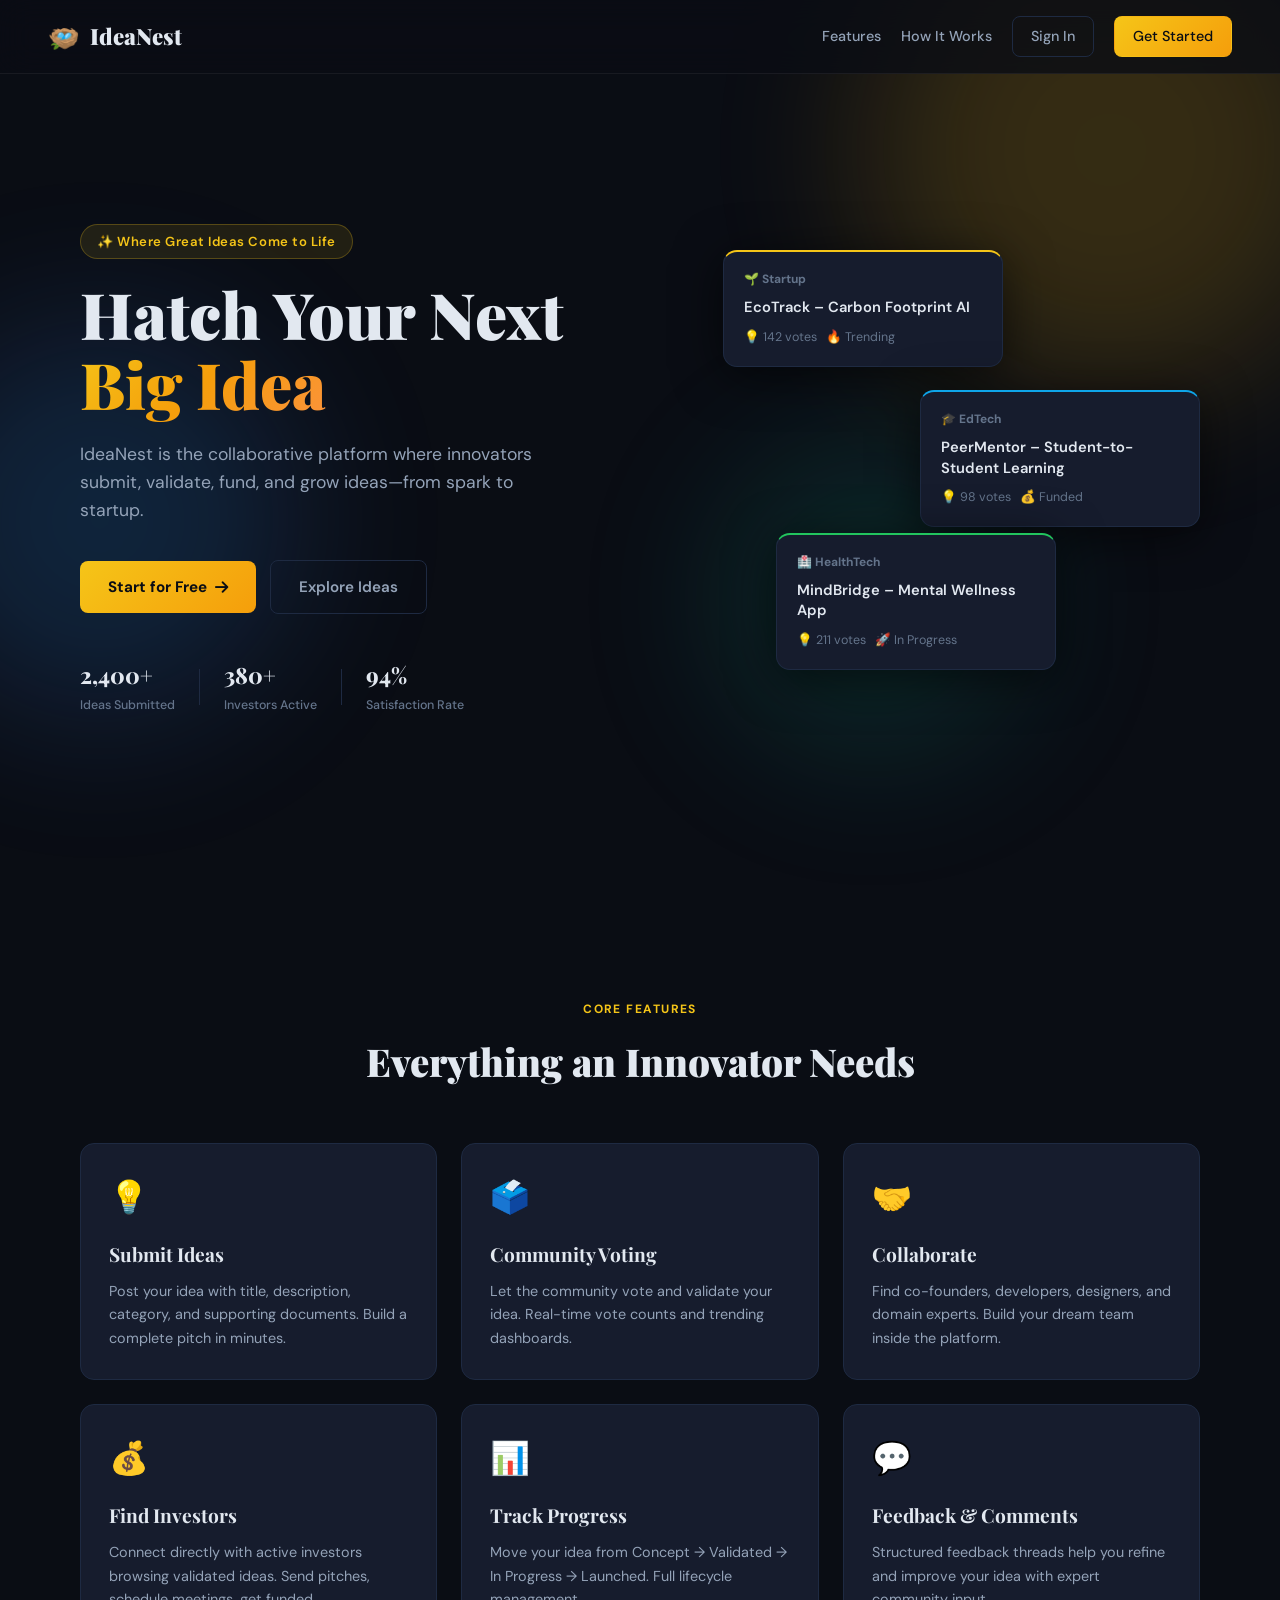
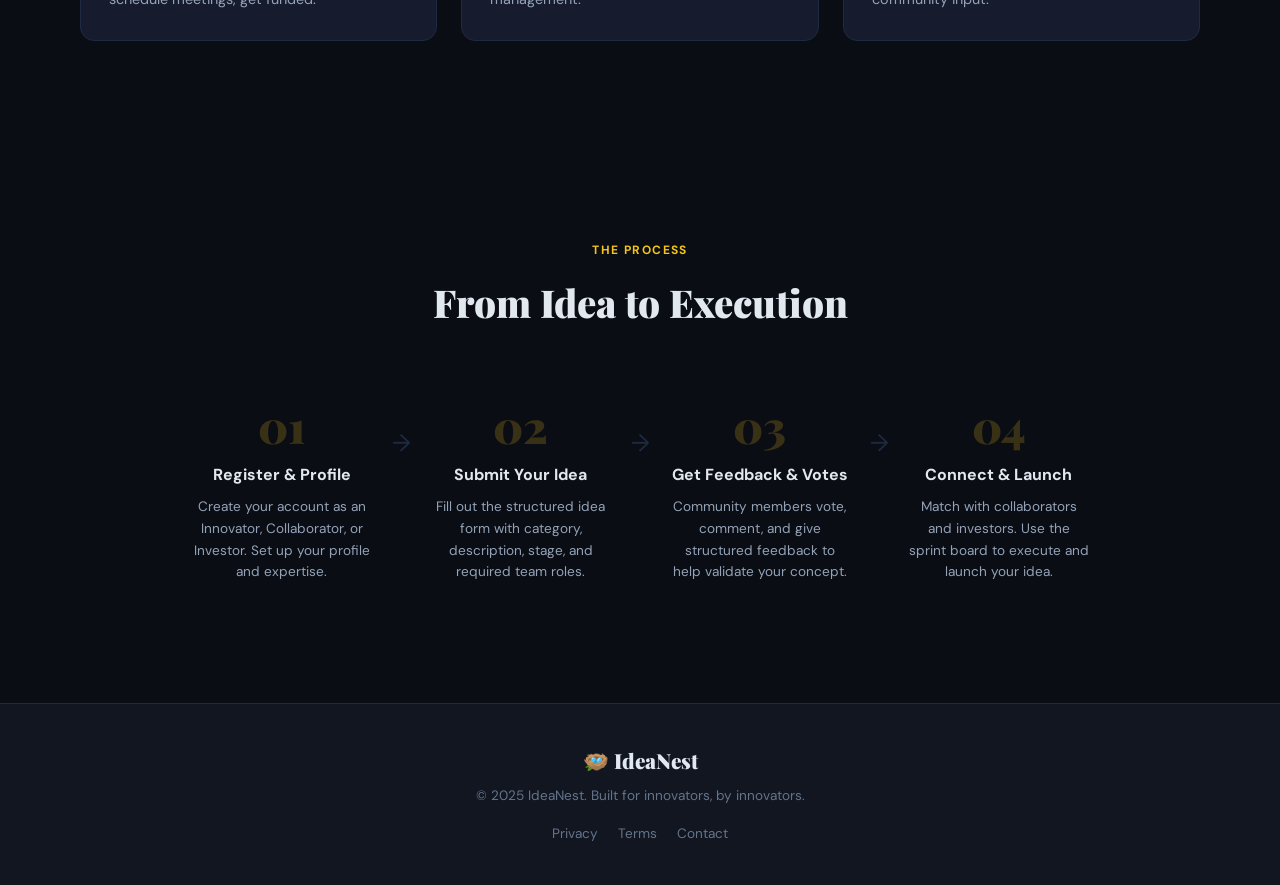
<file: index.html>
<!DOCTYPE html>
<html lang="en">
<head>
  <meta charset="UTF-8" />
  <meta name="viewport" content="width=device-width, initial-scale=1.0"/>
  <title>IdeaNest – Where Ideas Hatch</title>
  <link rel="stylesheet" href="css/style.css"/>
  <link rel="stylesheet" href="css/landing.css"/>
  <link href="https://fonts.googleapis.com/css2?family=Playfair+Display:wght@700;900&family=DM+Sans:wght@300;400;500;600&display=swap" rel="stylesheet"/>
  <link rel="stylesheet" href="https://cdnjs.cloudflare.com/ajax/libs/font-awesome/6.5.0/css/all.min.css"/>
</head>
<body class="landing-body">

  <!-- Animated background -->
  <div class="bg-orbs">
    <div class="orb orb1"></div>
    <div class="orb orb2"></div>
    <div class="orb orb3"></div>
  </div>

  <!-- Navbar -->
  <nav class="navbar">
    <div class="nav-logo">
      <span class="logo-icon">🪺</span>
      <span class="logo-text">IdeaNest</span>
    </div>
    <div class="nav-links">
      <a href="#features">Features</a>
      <a href="#how">How It Works</a>
      <a href="pages/login.html" class="btn-nav">Sign In</a>
      <a href="pages/register.html" class="btn-nav btn-primary">Get Started</a>
    </div>
  </nav>

  <!-- Hero -->
  <section class="hero">
    <div class="hero-content">
      <div class="hero-badge">✨ Where Great Ideas Come to Life</div>
      <h1 class="hero-title">
        Hatch Your Next<br/>
        <span class="gradient-text">Big Idea</span>
      </h1>
      <p class="hero-subtitle">
        IdeaNest is the collaborative platform where innovators submit, validate, fund, and grow ideas—from spark to startup.
      </p>
      <div class="hero-cta">
        <a href="pages/register.html" class="btn-hero-primary">Start for Free <i class="fas fa-arrow-right"></i></a>
        <a href="pages/dashboard.html" class="btn-hero-secondary">Explore Ideas</a>
      </div>
      <div class="hero-stats">
        <div class="stat"><strong>2,400+</strong><span>Ideas Submitted</span></div>
        <div class="stat-divider"></div>
        <div class="stat"><strong>380+</strong><span>Investors Active</span></div>
        <div class="stat-divider"></div>
        <div class="stat"><strong>94%</strong><span>Satisfaction Rate</span></div>
      </div>
    </div>
    <div class="hero-visual">
      <div class="idea-card-float card-a">
        <div class="card-tag">🌱 Startup</div>
        <div class="card-title">EcoTrack – Carbon Footprint AI</div>
        <div class="card-meta">💡 142 votes &nbsp; 🔥 Trending</div>
      </div>
      <div class="idea-card-float card-b">
        <div class="card-tag">🎓 EdTech</div>
        <div class="card-title">PeerMentor – Student-to-Student Learning</div>
        <div class="card-meta">💡 98 votes &nbsp; 💰 Funded</div>
      </div>
      <div class="idea-card-float card-c">
        <div class="card-tag">🏥 HealthTech</div>
        <div class="card-title">MindBridge – Mental Wellness App</div>
        <div class="card-meta">💡 211 votes &nbsp; 🚀 In Progress</div>
      </div>
    </div>
  </section>

  <!-- Features -->
  <section class="features" id="features">
    <div class="section-label">Core Features</div>
    <h2 class="section-title">Everything an Innovator Needs</h2>
    <div class="features-grid">
      <div class="feature-card">
        <div class="feat-icon">💡</div>
        <h3>Submit Ideas</h3>
        <p>Post your idea with title, description, category, and supporting documents. Build a complete pitch in minutes.</p>
      </div>
      <div class="feature-card">
        <div class="feat-icon">🗳️</div>
        <h3>Community Voting</h3>
        <p>Let the community vote and validate your idea. Real-time vote counts and trending dashboards.</p>
      </div>
      <div class="feature-card">
        <div class="feat-icon">🤝</div>
        <h3>Collaborate</h3>
        <p>Find co-founders, developers, designers, and domain experts. Build your dream team inside the platform.</p>
      </div>
      <div class="feature-card">
        <div class="feat-icon">💰</div>
        <h3>Find Investors</h3>
        <p>Connect directly with active investors browsing validated ideas. Send pitches, schedule meetings, get funded.</p>
      </div>
      <div class="feature-card">
        <div class="feat-icon">📊</div>
        <h3>Track Progress</h3>
        <p>Move your idea from Concept → Validated → In Progress → Launched. Full lifecycle management.</p>
      </div>
      <div class="feature-card">
        <div class="feat-icon">💬</div>
        <h3>Feedback & Comments</h3>
        <p>Structured feedback threads help you refine and improve your idea with expert community input.</p>
      </div>
    </div>
  </section>

  <!-- How It Works -->
  <section class="how-it-works" id="how">
    <div class="section-label">The Process</div>
    <h2 class="section-title">From Idea to Execution</h2>
    <div class="steps">
      <div class="step">
        <div class="step-num">01</div>
        <h3>Register & Profile</h3>
        <p>Create your account as an Innovator, Collaborator, or Investor. Set up your profile and expertise.</p>
      </div>
      <div class="step-arrow">→</div>
      <div class="step">
        <div class="step-num">02</div>
        <h3>Submit Your Idea</h3>
        <p>Fill out the structured idea form with category, description, stage, and required team roles.</p>
      </div>
      <div class="step-arrow">→</div>
      <div class="step">
        <div class="step-num">03</div>
        <h3>Get Feedback & Votes</h3>
        <p>Community members vote, comment, and give structured feedback to help validate your concept.</p>
      </div>
      <div class="step-arrow">→</div>
      <div class="step">
        <div class="step-num">04</div>
        <h3>Connect & Launch</h3>
        <p>Match with collaborators and investors. Use the sprint board to execute and launch your idea.</p>
      </div>
    </div>
  </section>

  <!-- Footer -->
  <footer class="footer">
    <div class="footer-logo">🪺 IdeaNest</div>
    <p>© 2025 IdeaNest. Built for innovators, by innovators.</p>
    <div class="footer-links">
      <a href="#">Privacy</a>
      <a href="#">Terms</a>
      <a href="#">Contact</a>
    </div>
  </footer>

  <script src="js/landing.js"></script>
</body>
</html>
</file>
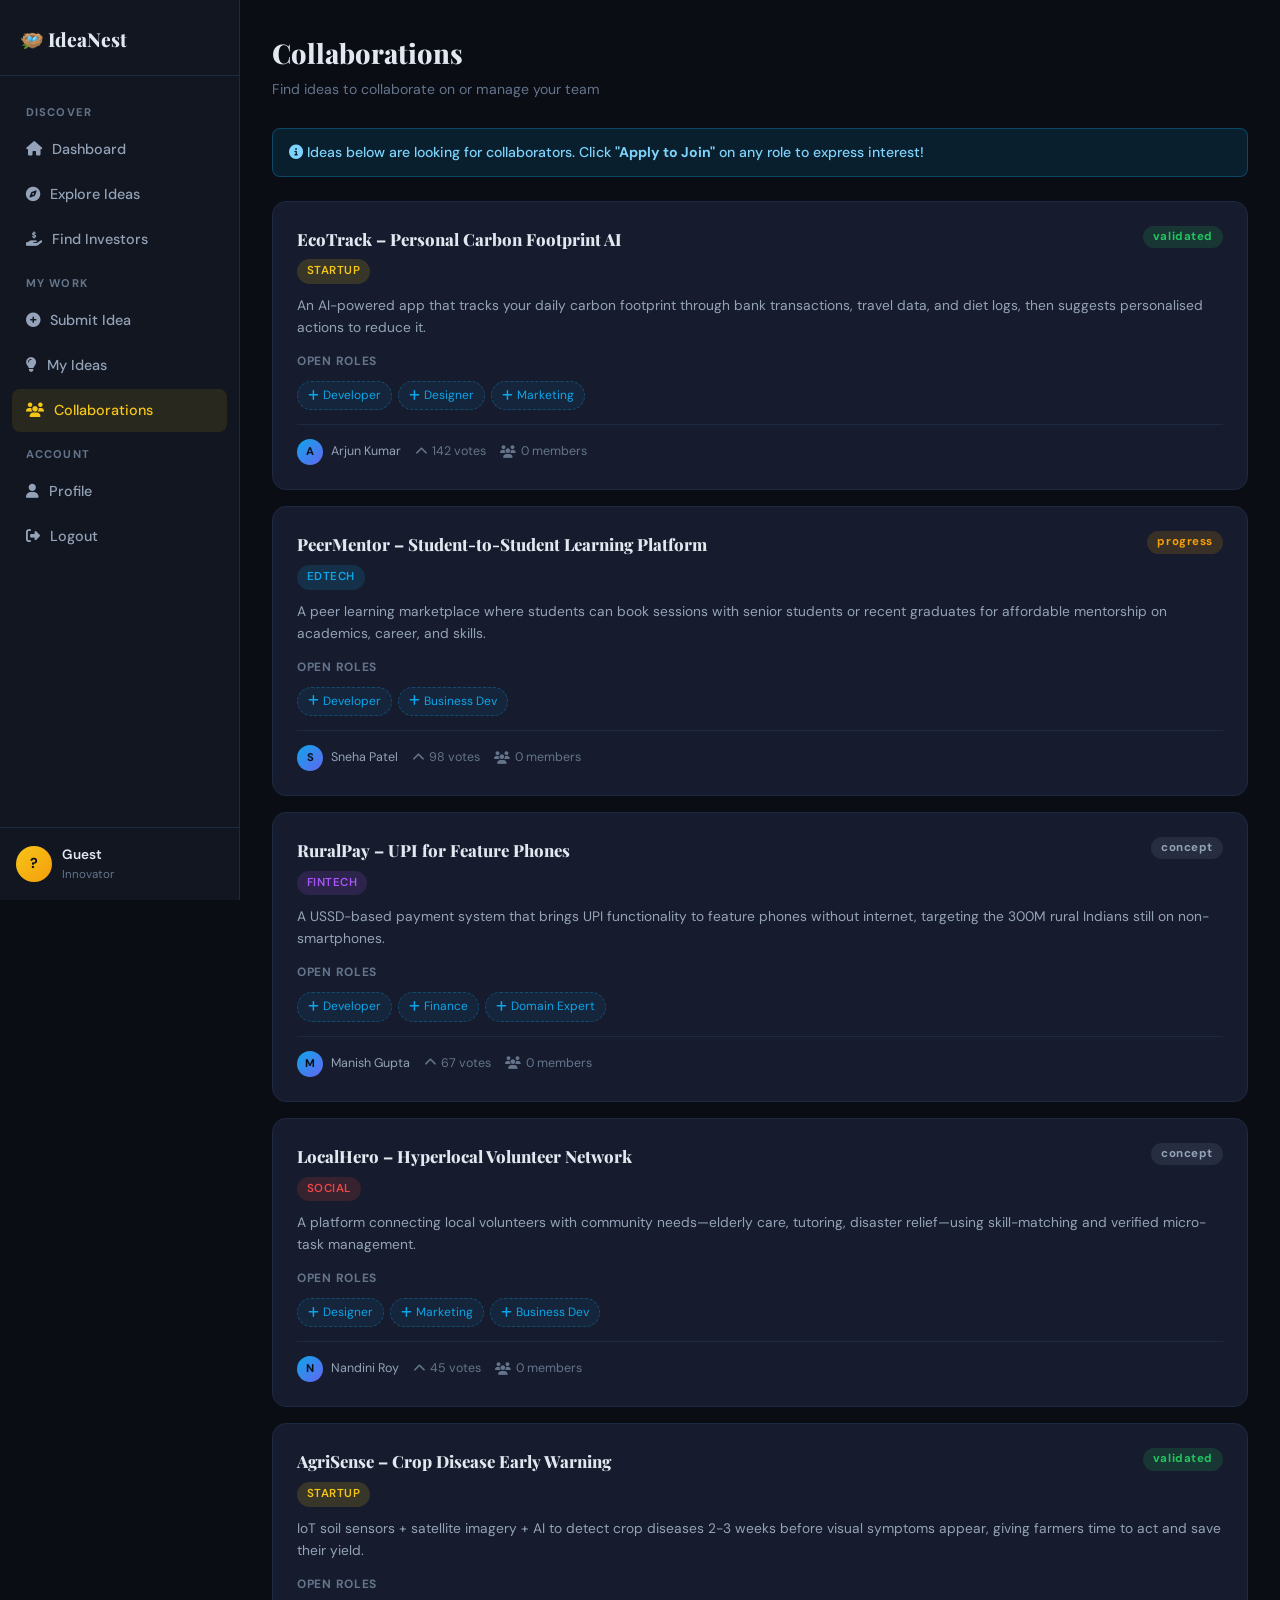
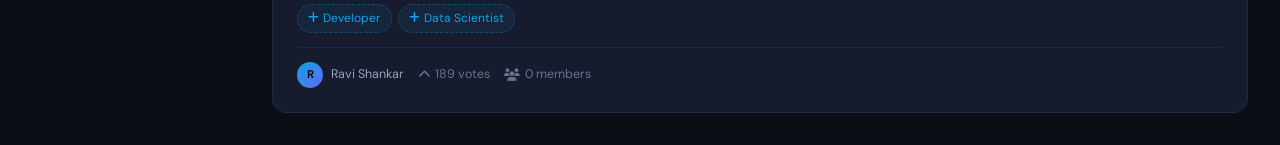
<file: pages/collaborations.html>
<!DOCTYPE html>
<html lang="en">
<head>
  <meta charset="UTF-8"/>
  <meta name="viewport" content="width=device-width, initial-scale=1.0"/>
  <title>Collaborations – IdeaNest</title>
  <link rel="stylesheet" href="../css/style.css"/>
  <link rel="stylesheet" href="../css/app.css"/>
  <link href="https://fonts.googleapis.com/css2?family=Playfair+Display:wght@700;900&family=DM+Sans:wght@300;400;500;600&display=swap" rel="stylesheet"/>
  <link rel="stylesheet" href="https://cdnjs.cloudflare.com/ajax/libs/font-awesome/6.5.0/css/all.min.css"/>
  <style>
    .collab-card { background: var(--clr-card); border: 1px solid var(--clr-border); border-radius: var(--radius); padding: 24px; transition: var(--transition); }
    .collab-card:hover { border-color: rgba(245,197,24,0.2); }
    .member-list { display: flex; flex-wrap: wrap; gap: 10px; margin-top: 12px; }
    .member-chip { display: flex; align-items: center; gap: 8px; background: rgba(255,255,255,0.04); border: 1px solid var(--clr-border); border-radius: 99px; padding: 5px 12px; font-size: 0.8rem; }
    .member-chip .m-avatar { width: 22px; height: 22px; border-radius: 50%; background: linear-gradient(135deg, var(--clr-teal), #6366f1); display: flex; align-items: center; justify-content: center; font-size: 0.6rem; font-weight: 700; }
    .open-roles { display: flex; flex-wrap: wrap; gap: 6px; margin-top: 10px; }
    .open-role { display: flex; align-items: center; gap: 4px; padding: 4px 10px; border-radius: 99px; background: rgba(14,165,233,0.08); border: 1px dashed rgba(14,165,233,0.3); font-size: 0.75rem; color: var(--clr-teal); cursor: pointer; transition: var(--transition); }
    .open-role:hover { background: rgba(14,165,233,0.15); }
  </style>
</head>
<body>
<div class="app-layout">
  <aside class="sidebar">
    <div class="sidebar-logo">🪺 IdeaNest</div>
    <nav class="sidebar-nav">
      <div class="nav-section">Discover</div>
      <a href="dashboard.html"><i class="fas fa-home"></i> Dashboard</a>
      <a href="explore.html"><i class="fas fa-compass"></i> Explore Ideas</a>
      <a href="investors.html"><i class="fas fa-hand-holding-usd"></i> Find Investors</a>
      <div class="nav-section">My Work</div>
      <a href="submit-idea.html"><i class="fas fa-plus-circle"></i> Submit Idea</a>
      <a href="my-ideas.html"><i class="fas fa-lightbulb"></i> My Ideas</a>
      <a href="collaborations.html" class="active"><i class="fas fa-users"></i> Collaborations</a>
      <div class="nav-section">Account</div>
      <a href="profile.html"><i class="fas fa-user"></i> Profile</a>
      <a href="../index.html" onclick="logout()"><i class="fas fa-sign-out-alt"></i> Logout</a>
    </nav>
    <div class="sidebar-footer">
      <div class="sidebar-user">
        <div class="user-avatar" id="sidebarAvatar">?</div>
        <div class="user-info">
          <div class="user-name" id="sidebarName">Guest</div>
          <div class="user-role" id="sidebarRole">Innovator</div>
        </div>
      </div>
    </div>
  </aside>

  <main class="main-content">
    <div class="app-topbar">
      <div>
        <div class="app-topbar-title">Collaborations</div>
        <div style="color:var(--clr-muted);font-size:0.88rem;margin-top:2px">Find ideas to collaborate on or manage your team</div>
      </div>
    </div>

    <div class="alert alert-info" style="margin-bottom:24px">
      <i class="fas fa-info-circle"></i> Ideas below are looking for collaborators. Click <strong>"Apply to Join"</strong> on any role to express interest!
    </div>

    <div id="collabGrid" style="display:flex;flex-direction:column;gap:16px"></div>
  </main>
</div>

<div class="toast-container" id="toastContainer"></div>
<script src="../js/data.js"></script>
<script src="../js/app.js"></script>
<script>
  function renderCollabs() {
    const ideas = JSON.parse(localStorage.getItem('ideaNestIdeas') || '[]');
    const collabIdeas = ideas.filter(i => i.teamNeeds && i.teamNeeds.length > 0);
    const grid = document.getElementById('collabGrid');
    if (collabIdeas.length === 0) {
      grid.innerHTML = `<div style="text-align:center;padding:60px;color:var(--clr-muted)"><div style="font-size:3rem;margin-bottom:12px">🤝</div><p>No ideas looking for collaborators yet. Submit an idea and list your team needs!</p></div>`;
      return;
    }
    grid.innerHTML = collabIdeas.map(idea => `
      <div class="collab-card">
        <div style="display:flex;align-items:flex-start;justify-content:space-between;gap:12px;margin-bottom:10px">
          <div>
            <h3 style="font-family:var(--font-display);font-size:1.05rem;font-weight:800;margin-bottom:4px">${idea.title}</h3>
            <span class="tag tag-${idea.category}">${idea.category}</span>
          </div>
          <span class="status status-${idea.stage || 'concept'}">${idea.stage || 'concept'}</span>
        </div>
        <p style="font-size:0.86rem;color:var(--clr-soft);line-height:1.6;margin-bottom:14px">${idea.desc}</p>
        <div>
          <div style="font-size:0.75rem;font-weight:700;text-transform:uppercase;letter-spacing:0.06em;color:var(--clr-muted);margin-bottom:8px">Open Roles</div>
          <div class="open-roles">
            ${idea.teamNeeds.map(role => `<span class="open-role" onclick="applyRole('${idea.id}','${role}')"><i class="fas fa-plus"></i> ${role}</span>`).join('')}
          </div>
        </div>
        <div style="display:flex;align-items:center;gap:14px;margin-top:14px;padding-top:14px;border-top:1px solid var(--clr-border)">
          <div class="author-chip">
            <div class="author-avatar">${idea.authorName ? idea.authorName[0] : '?'}</div>
            <span class="author-name">${idea.authorName || 'Unknown'}</span>
          </div>
          <span class="meta-item"><i class="fas fa-chevron-up"></i> ${idea.votes} votes</span>
          <span class="meta-item"><i class="fas fa-users"></i> ${idea.collaborators ? idea.collaborators.length : 0} members</span>
        </div>
      </div>
    `).join('');
  }

  function applyRole(ideaId, role) {
    const user = JSON.parse(localStorage.getItem('ideaNestUser') || '{}');
    if (!user.name) { showToast('Please log in to apply!', 'error'); return; }
    showToast(`Applied to join as ${role}! 🤝 The idea owner will be notified.`);
  }

  renderCollabs();
</script>
</body>
</html>
</file>
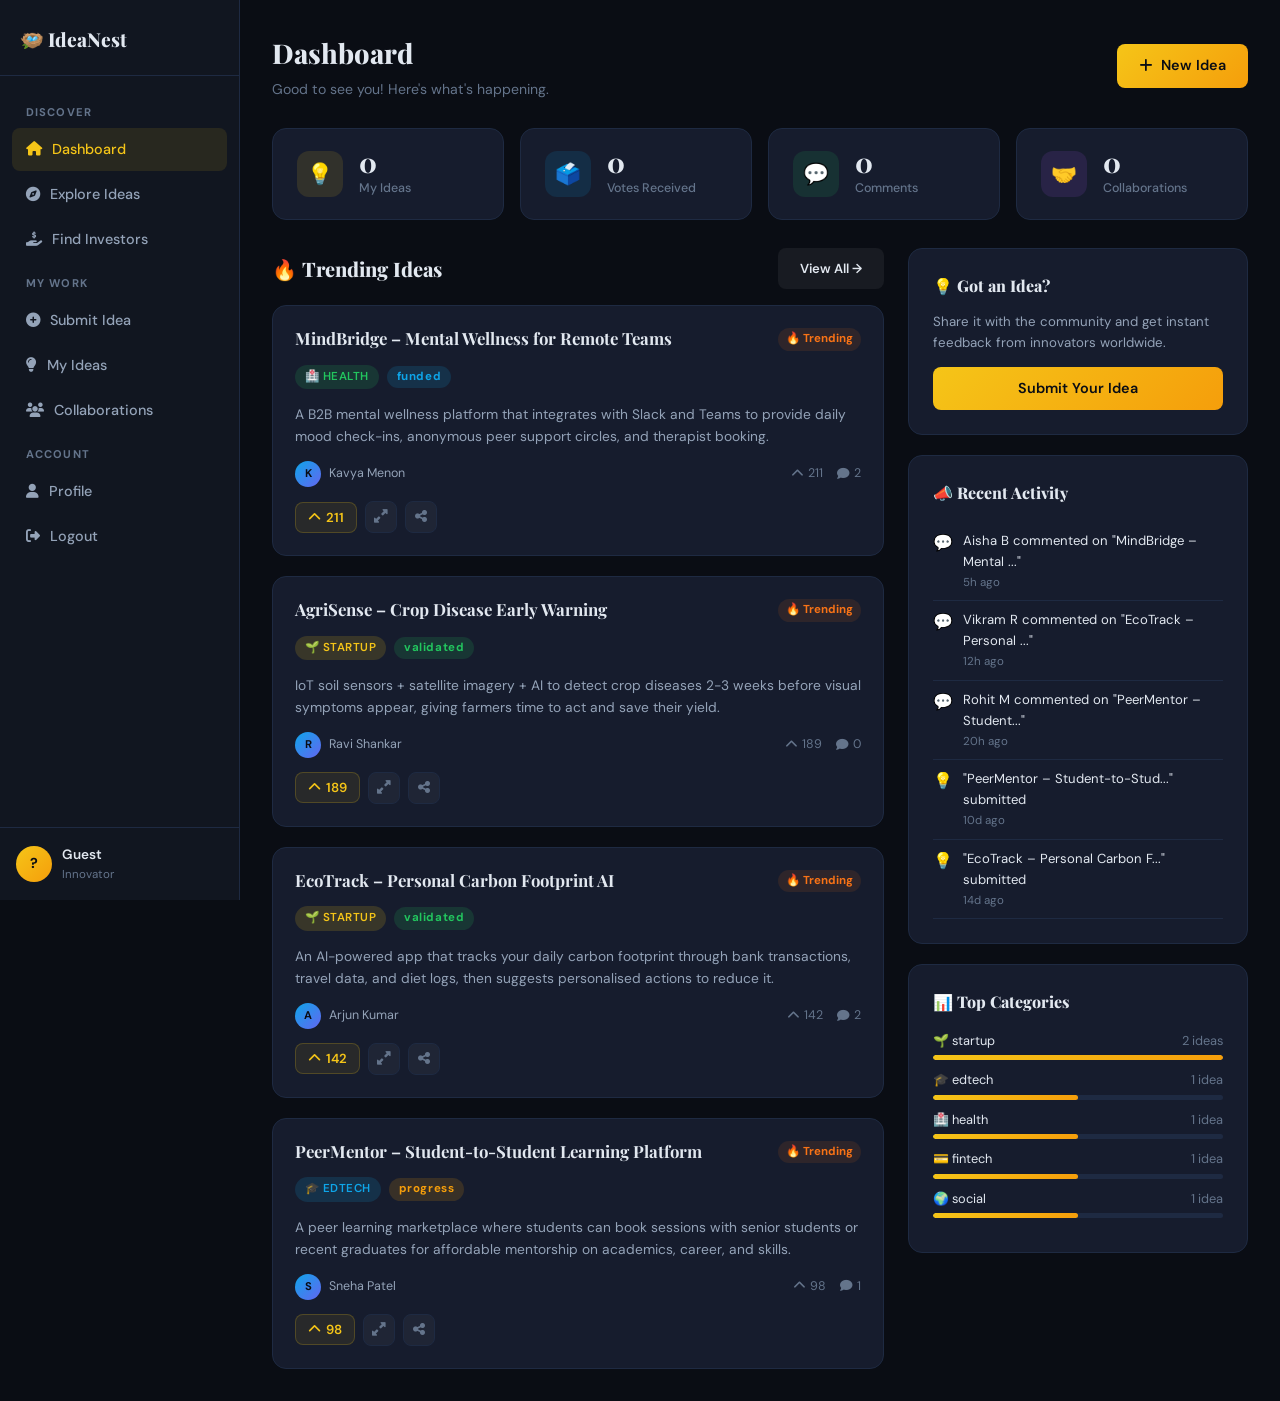
<file: pages/dashboard.html>
<!DOCTYPE html>
<html lang="en">
<head>
  <meta charset="UTF-8"/>
  <meta name="viewport" content="width=device-width, initial-scale=1.0"/>
  <title>Dashboard – IdeaNest</title>
  <link rel="stylesheet" href="../css/style.css"/>
  <link rel="stylesheet" href="../css/app.css"/>
  <link href="https://fonts.googleapis.com/css2?family=Playfair+Display:wght@700;900&family=DM+Sans:wght@300;400;500;600&display=swap" rel="stylesheet"/>
  <link rel="stylesheet" href="https://cdnjs.cloudflare.com/ajax/libs/font-awesome/6.5.0/css/all.min.css"/>
</head>
<body>
<div class="app-layout">

  <!-- Sidebar -->
  <aside class="sidebar">
    <div class="sidebar-logo">🪺 IdeaNest</div>
    <nav class="sidebar-nav">
      <div class="nav-section">Discover</div>
      <a href="dashboard.html" class="active"><i class="fas fa-home"></i> Dashboard</a>
      <a href="explore.html"><i class="fas fa-compass"></i> Explore Ideas</a>
      <a href="investors.html"><i class="fas fa-hand-holding-usd"></i> Find Investors</a>

      <div class="nav-section">My Work</div>
      <a href="submit-idea.html"><i class="fas fa-plus-circle"></i> Submit Idea</a>
      <a href="my-ideas.html"><i class="fas fa-lightbulb"></i> My Ideas</a>
      <a href="collaborations.html"><i class="fas fa-users"></i> Collaborations</a>

      <div class="nav-section">Account</div>
      <a href="profile.html"><i class="fas fa-user"></i> Profile</a>
      <a href="../index.html" onclick="logout()"><i class="fas fa-sign-out-alt"></i> Logout</a>
    </nav>
    <div class="sidebar-footer">
      <div class="sidebar-user">
        <div class="user-avatar" id="sidebarAvatar">?</div>
        <div class="user-info">
          <div class="user-name" id="sidebarName">Guest</div>
          <div class="user-role" id="sidebarRole">Innovator</div>
        </div>
      </div>
    </div>
  </aside>

  <!-- Main -->
  <main class="main-content">

    <div class="app-topbar">
      <div>
        <div class="app-topbar-title">Dashboard</div>
        <div style="color:var(--clr-muted);font-size:0.88rem;margin-top:2px">Good to see you! Here's what's happening.</div>
      </div>
      <div class="app-topbar-actions">
        <a href="submit-idea.html" class="btn btn-gold"><i class="fas fa-plus"></i> New Idea</a>
      </div>
    </div>

    <!-- Stats -->
    <div class="stats-grid">
      <div class="stat-card">
        <div class="stat-card-icon icon-gold">💡</div>
        <div class="stat-card-info">
          <div class="stat-card-num" id="statMyIdeas">0</div>
          <div class="stat-card-label">My Ideas</div>
        </div>
      </div>
      <div class="stat-card">
        <div class="stat-card-icon icon-teal">🗳️</div>
        <div class="stat-card-info">
          <div class="stat-card-num" id="statVotesReceived">0</div>
          <div class="stat-card-label">Votes Received</div>
        </div>
      </div>
      <div class="stat-card">
        <div class="stat-card-icon icon-green">💬</div>
        <div class="stat-card-info">
          <div class="stat-card-num" id="statComments">0</div>
          <div class="stat-card-label">Comments</div>
        </div>
      </div>
      <div class="stat-card">
        <div class="stat-card-icon icon-purple">🤝</div>
        <div class="stat-card-info">
          <div class="stat-card-num" id="statCollabs">0</div>
          <div class="stat-card-label">Collaborations</div>
        </div>
      </div>
    </div>

    <!-- Trending ideas -->
    <div style="display:grid;grid-template-columns:1fr 340px;gap:24px;align-items:start">
      <div>
        <div style="display:flex;align-items:center;justify-content:space-between;margin-bottom:16px">
          <h2 style="font-family:var(--font-display);font-size:1.25rem;font-weight:800">🔥 Trending Ideas</h2>
          <a href="explore.html" class="btn btn-ghost" style="font-size:0.82rem">View All →</a>
        </div>
        <div id="trendingIdeas" class="ideas-grid" style="grid-template-columns:1fr"></div>
      </div>

      <!-- Right sidebar -->
      <div style="display:flex;flex-direction:column;gap:20px">
        <!-- Quick submit -->
        <div class="card">
          <h3 style="font-family:var(--font-display);font-size:1rem;font-weight:800;margin-bottom:12px">💡 Got an Idea?</h3>
          <p style="font-size:0.83rem;color:var(--clr-soft);margin-bottom:14px">Share it with the community and get instant feedback from innovators worldwide.</p>
          <a href="submit-idea.html" class="btn btn-gold" style="width:100%;justify-content:center">Submit Your Idea</a>
        </div>
        <!-- Recent activity -->
        <div class="card">
          <h3 style="font-family:var(--font-display);font-size:1rem;font-weight:800;margin-bottom:16px">📣 Recent Activity</h3>
          <div id="recentActivity"></div>
        </div>
        <!-- Top categories -->
        <div class="card">
          <h3 style="font-family:var(--font-display);font-size:1rem;font-weight:800;margin-bottom:16px">📊 Top Categories</h3>
          <div id="topCategories"></div>
        </div>
      </div>
    </div>

  </main>
</div>

<!-- Idea Detail Modal -->
<div class="modal-overlay" id="ideaModal">
  <div class="modal-box">
    <div class="modal-header">
      <h2 id="modalTitle">Idea Title</h2>
      <button class="modal-close" onclick="closeModal()"><i class="fas fa-times"></i></button>
    </div>
    <div class="modal-body">
      <div style="display:flex;gap:10px;flex-wrap:wrap;margin-bottom:20px" id="modalTags"></div>
      <div class="modal-section">
        <h4>About This Idea</h4>
        <p id="modalDesc"></p>
      </div>
      <div class="modal-section">
        <h4>Team Needs</h4>
        <p id="modalTeamNeeds"></p>
      </div>
      <div class="modal-section">
        <h4>Comments & Feedback</h4>
        <div id="modalComments"></div>
        <div style="display:flex;gap:10px;margin-top:14px">
          <input type="text" class="form-input" id="commentInput" placeholder="Share your thoughts..." style="flex:1"/>
          <button class="btn btn-gold" onclick="addComment()">Post</button>
        </div>
      </div>
    </div>
    <div class="modal-footer">
      <button class="btn btn-outline" onclick="closeModal()">Close</button>
      <button class="btn btn-gold" id="modalVoteBtn" onclick="voteFromModal()"><i class="fas fa-chevron-up"></i> Vote</button>
    </div>
  </div>
</div>

<div class="toast-container" id="toastContainer"></div>

<script src="../js/data.js"></script>
<script src="../js/app.js"></script>
<script src="../js/dashboard.js"></script>
</body>
</html>
</file>
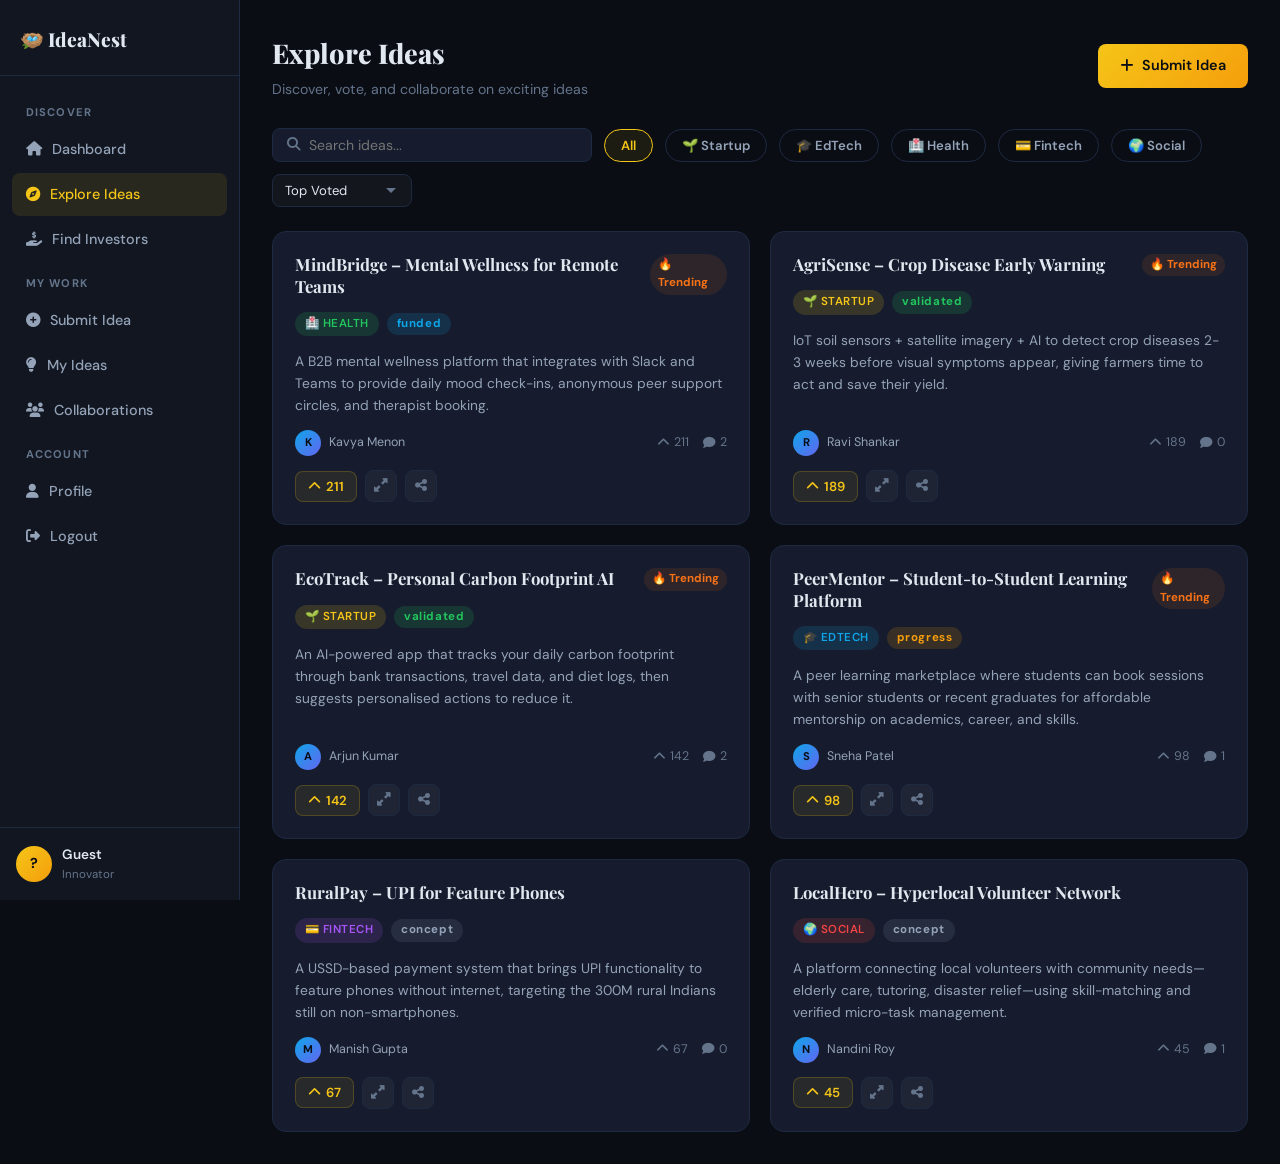
<file: pages/explore.html>
<!DOCTYPE html>
<html lang="en">
<head>
  <meta charset="UTF-8"/>
  <meta name="viewport" content="width=device-width, initial-scale=1.0"/>
  <title>Explore Ideas – IdeaNest</title>
  <link rel="stylesheet" href="../css/style.css"/>
  <link rel="stylesheet" href="../css/app.css"/>
  <link href="https://fonts.googleapis.com/css2?family=Playfair+Display:wght@700;900&family=DM+Sans:wght@300;400;500;600&display=swap" rel="stylesheet"/>
  <link rel="stylesheet" href="https://cdnjs.cloudflare.com/ajax/libs/font-awesome/6.5.0/css/all.min.css"/>
</head>
<body>
<div class="app-layout">
  <aside class="sidebar">
    <div class="sidebar-logo">🪺 IdeaNest</div>
    <nav class="sidebar-nav">
      <div class="nav-section">Discover</div>
      <a href="dashboard.html"><i class="fas fa-home"></i> Dashboard</a>
      <a href="explore.html" class="active"><i class="fas fa-compass"></i> Explore Ideas</a>
      <a href="investors.html"><i class="fas fa-hand-holding-usd"></i> Find Investors</a>
      <div class="nav-section">My Work</div>
      <a href="submit-idea.html"><i class="fas fa-plus-circle"></i> Submit Idea</a>
      <a href="my-ideas.html"><i class="fas fa-lightbulb"></i> My Ideas</a>
      <a href="collaborations.html"><i class="fas fa-users"></i> Collaborations</a>
      <div class="nav-section">Account</div>
      <a href="profile.html"><i class="fas fa-user"></i> Profile</a>
      <a href="../index.html" onclick="logout()"><i class="fas fa-sign-out-alt"></i> Logout</a>
    </nav>
    <div class="sidebar-footer">
      <div class="sidebar-user">
        <div class="user-avatar" id="sidebarAvatar">?</div>
        <div class="user-info">
          <div class="user-name" id="sidebarName">Guest</div>
          <div class="user-role" id="sidebarRole">Innovator</div>
        </div>
      </div>
    </div>
  </aside>

  <main class="main-content">
    <div class="app-topbar">
      <div>
        <div class="app-topbar-title">Explore Ideas</div>
        <div style="color:var(--clr-muted);font-size:0.88rem;margin-top:2px">Discover, vote, and collaborate on exciting ideas</div>
      </div>
      <a href="submit-idea.html" class="btn btn-gold"><i class="fas fa-plus"></i> Submit Idea</a>
    </div>

    <!-- Filters -->
    <div class="filters-bar">
      <div class="search-bar">
        <i class="fas fa-search"></i>
        <input type="text" id="searchInput" placeholder="Search ideas..." oninput="filterIdeas()"/>
      </div>
      <button class="filter-pill active" onclick="setFilter('all',this)">All</button>
      <button class="filter-pill" onclick="setFilter('startup',this)">🌱 Startup</button>
      <button class="filter-pill" onclick="setFilter('edtech',this)">🎓 EdTech</button>
      <button class="filter-pill" onclick="setFilter('health',this)">🏥 Health</button>
      <button class="filter-pill" onclick="setFilter('fintech',this)">💳 Fintech</button>
      <button class="filter-pill" onclick="setFilter('social',this)">🌍 Social</button>

      <select class="form-select" id="sortSelect" onchange="filterIdeas()" style="width:140px;padding:7px 12px;font-size:0.82rem">
        <option value="votes">Top Voted</option>
        <option value="newest">Newest</option>
        <option value="comments">Most Discussed</option>
      </select>
    </div>

    <div class="ideas-grid" id="ideasGrid"></div>
    <div id="noResults" style="display:none;text-align:center;padding:60px;color:var(--clr-muted)">
      <div style="font-size:3rem;margin-bottom:12px">🔍</div>
      <p>No ideas match your filter. Try a different search!</p>
    </div>
  </main>
</div>

<!-- Idea Detail Modal -->
<div class="modal-overlay" id="ideaModal">
  <div class="modal-box">
    <div class="modal-header">
      <h2 id="modalTitle">Idea Title</h2>
      <button class="modal-close" onclick="closeModal()"><i class="fas fa-times"></i></button>
    </div>
    <div class="modal-body">
      <div style="display:flex;gap:10px;flex-wrap:wrap;margin-bottom:20px" id="modalTags"></div>
      <div class="modal-section">
        <h4>About This Idea</h4>
        <p id="modalDesc"></p>
      </div>
      <div class="modal-section">
        <h4>Team Needs</h4>
        <p id="modalTeamNeeds"></p>
      </div>
      <div class="modal-section">
        <h4>Comments & Feedback</h4>
        <div id="modalComments"></div>
        <div style="display:flex;gap:10px;margin-top:14px">
          <input type="text" class="form-input" id="commentInput" placeholder="Share your thoughts..." style="flex:1"/>
          <button class="btn btn-gold" onclick="addComment()">Post</button>
        </div>
      </div>
    </div>
    <div class="modal-footer">
      <button class="btn btn-outline" onclick="closeModal()">Close</button>
      <button class="btn btn-gold" id="modalVoteBtn" onclick="voteFromModal()"><i class="fas fa-chevron-up"></i> Vote</button>
    </div>
  </div>
</div>

<div class="toast-container" id="toastContainer"></div>

<script src="../js/data.js"></script>
<script src="../js/app.js"></script>
<script src="../js/explore.js"></script>
</body>
</html>
</file>
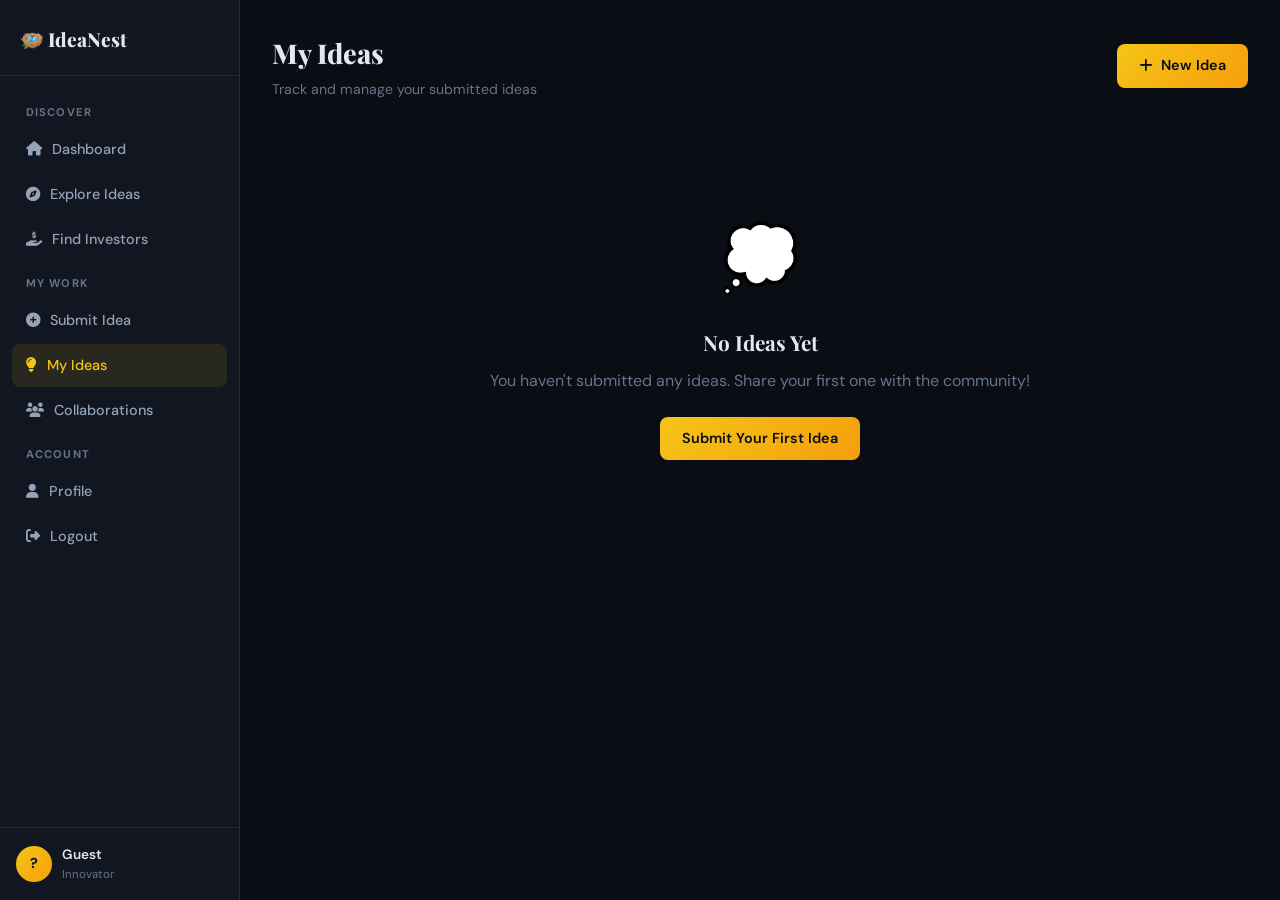
<file: pages/my-ideas.html>
<!DOCTYPE html>
<html lang="en">
<head>
  <meta charset="UTF-8"/>
  <meta name="viewport" content="width=device-width, initial-scale=1.0"/>
  <title>My Ideas – IdeaNest</title>
  <link rel="stylesheet" href="../css/style.css"/>
  <link rel="stylesheet" href="../css/app.css"/>
  <link href="https://fonts.googleapis.com/css2?family=Playfair+Display:wght@700;900&family=DM+Sans:wght@300;400;500;600&display=swap" rel="stylesheet"/>
  <link rel="stylesheet" href="https://cdnjs.cloudflare.com/ajax/libs/font-awesome/6.5.0/css/all.min.css"/>
  <style>
    .lifecycle-track { display: flex; align-items: center; gap: 0; margin: 16px 0; flex-wrap: wrap; }
    .lifecycle-step { display: flex; align-items: center; gap: 6px; font-size: 0.78rem; font-weight: 600; padding: 6px 14px; border-radius: 99px; background: var(--clr-card); border: 1.5px solid var(--clr-border); color: var(--clr-muted); white-space: nowrap; }
    .lifecycle-step.done { background: rgba(34,197,94,0.1); border-color: rgba(34,197,94,0.3); color: var(--clr-green); }
    .lifecycle-step.current { background: rgba(245,197,24,0.12); border-color: var(--clr-gold); color: var(--clr-gold); }
    .lifecycle-arrow { color: var(--clr-border); margin: 0 4px; font-size: 0.85rem; }
    .idea-manage-card { background: var(--clr-card); border: 1px solid var(--clr-border); border-radius: var(--radius); padding: 22px; transition: var(--transition); margin-bottom: 16px; }
    .idea-manage-card:hover { border-color: rgba(245,197,24,0.2); }
    .manage-actions { display: flex; gap: 8px; flex-wrap: wrap; }
    .empty-state { text-align: center; padding: 80px 20px; color: var(--clr-muted); }
    .empty-state .empty-icon { font-size: 4rem; margin-bottom: 16px; }
    .empty-state h3 { font-family: var(--font-display); font-size: 1.3rem; color: var(--clr-text); margin-bottom: 8px; }
  </style>
</head>
<body>
<div class="app-layout">
  <aside class="sidebar">
    <div class="sidebar-logo">🪺 IdeaNest</div>
    <nav class="sidebar-nav">
      <div class="nav-section">Discover</div>
      <a href="dashboard.html"><i class="fas fa-home"></i> Dashboard</a>
      <a href="explore.html"><i class="fas fa-compass"></i> Explore Ideas</a>
      <a href="investors.html"><i class="fas fa-hand-holding-usd"></i> Find Investors</a>
      <div class="nav-section">My Work</div>
      <a href="submit-idea.html"><i class="fas fa-plus-circle"></i> Submit Idea</a>
      <a href="my-ideas.html" class="active"><i class="fas fa-lightbulb"></i> My Ideas</a>
      <a href="collaborations.html"><i class="fas fa-users"></i> Collaborations</a>
      <div class="nav-section">Account</div>
      <a href="profile.html"><i class="fas fa-user"></i> Profile</a>
      <a href="../index.html" onclick="logout()"><i class="fas fa-sign-out-alt"></i> Logout</a>
    </nav>
    <div class="sidebar-footer">
      <div class="sidebar-user">
        <div class="user-avatar" id="sidebarAvatar">?</div>
        <div class="user-info">
          <div class="user-name" id="sidebarName">Guest</div>
          <div class="user-role" id="sidebarRole">Innovator</div>
        </div>
      </div>
    </div>
  </aside>

  <main class="main-content">
    <div class="app-topbar">
      <div>
        <div class="app-topbar-title">My Ideas</div>
        <div style="color:var(--clr-muted);font-size:0.88rem;margin-top:2px">Track and manage your submitted ideas</div>
      </div>
      <a href="submit-idea.html" class="btn btn-gold"><i class="fas fa-plus"></i> New Idea</a>
    </div>

    <div id="myIdeasContainer"></div>
  </main>
</div>

<div class="toast-container" id="toastContainer"></div>
<script src="../js/data.js"></script>
<script src="../js/app.js"></script>
<script>
  function renderMyIdeas() {
    const user = JSON.parse(localStorage.getItem('ideaNestUser') || '{}');
    const ideas = JSON.parse(localStorage.getItem('ideaNestIdeas') || '[]');
    const myIdeas = ideas.filter(i => i.authorEmail === user.email);
    const container = document.getElementById('myIdeasContainer');

    if (myIdeas.length === 0) {
      container.innerHTML = `
        <div class="empty-state">
          <div class="empty-icon">💭</div>
          <h3>No Ideas Yet</h3>
          <p style="margin-bottom:24px">You haven't submitted any ideas. Share your first one with the community!</p>
          <a href="submit-idea.html" class="btn btn-gold">Submit Your First Idea</a>
        </div>`;
      return;
    }

    const stageOrder = ['concept','validated','progress','funded','launched'];
    const stageLabels = { concept:'💭 Concept', validated:'✅ Validated', progress:'🚀 In Progress', funded:'💰 Funded', launched:'🎉 Launched' };

    container.innerHTML = myIdeas.map(idea => {
      const idx = stageOrder.indexOf(idea.stage || 'concept');
      const track = stageOrder.map((s,i) => `
        <span class="lifecycle-step ${i < idx ? 'done' : i === idx ? 'current' : ''}">${stageLabels[s]}</span>
        ${i < stageOrder.length - 1 ? '<span class="lifecycle-arrow">→</span>' : ''}
      `).join('');
      return `
        <div class="idea-manage-card">
          <div style="display:flex;align-items:flex-start;justify-content:space-between;gap:12px;margin-bottom:10px">
            <h3 style="font-family:var(--font-display);font-size:1.1rem;font-weight:800">${idea.title}</h3>
            <span class="tag tag-${idea.category}">${idea.category}</span>
          </div>
          <p style="font-size:0.87rem;color:var(--clr-soft);margin-bottom:14px;line-height:1.6">${idea.desc}</p>
          <div class="lifecycle-track">${track}</div>
          <div style="display:flex;align-items:center;justify-content:space-between;margin-top:16px;flex-wrap:wrap;gap:10px">
            <div style="display:flex;gap:16px">
              <span class="meta-item"><i class="fas fa-chevron-up"></i> ${idea.votes} votes</span>
              <span class="meta-item"><i class="fas fa-comment"></i> ${(idea.comments||[]).length} comments</span>
              <span class="meta-item"><i class="fas fa-calendar"></i> ${new Date(idea.createdAt).toLocaleDateString()}</span>
            </div>
            <div class="manage-actions">
              <button class="btn btn-outline" style="font-size:0.8rem;padding:7px 14px" onclick="advanceStage('${idea.id}')">Advance Stage →</button>
              <button class="btn btn-ghost" style="font-size:0.8rem;padding:7px 14px" onclick="deleteIdea('${idea.id}')"><i class="fas fa-trash"></i></button>
            </div>
          </div>
        </div>`;
    }).join('');
  }

  function advanceStage(id) {
    const ideas = JSON.parse(localStorage.getItem('ideaNestIdeas') || '[]');
    const stageOrder = ['concept','validated','progress','funded','launched'];
    const idea = ideas.find(i => i.id === id);
    if (!idea) return;
    const curr = stageOrder.indexOf(idea.stage || 'concept');
    if (curr < stageOrder.length - 1) {
      idea.stage = stageOrder[curr + 1];
      localStorage.setItem('ideaNestIdeas', JSON.stringify(ideas));
      showToast('Stage advanced! 🚀');
      renderMyIdeas();
    } else {
      showToast('Already at final stage!', 'info');
    }
  }

  function deleteIdea(id) {
    if (!confirm('Delete this idea? This cannot be undone.')) return;
    const ideas = JSON.parse(localStorage.getItem('ideaNestIdeas') || '[]');
    const filtered = ideas.filter(i => i.id !== id);
    localStorage.setItem('ideaNestIdeas', JSON.stringify(filtered));
    showToast('Idea deleted.');
    renderMyIdeas();
  }

  renderMyIdeas();
</script>
</body>
</html>
</file>
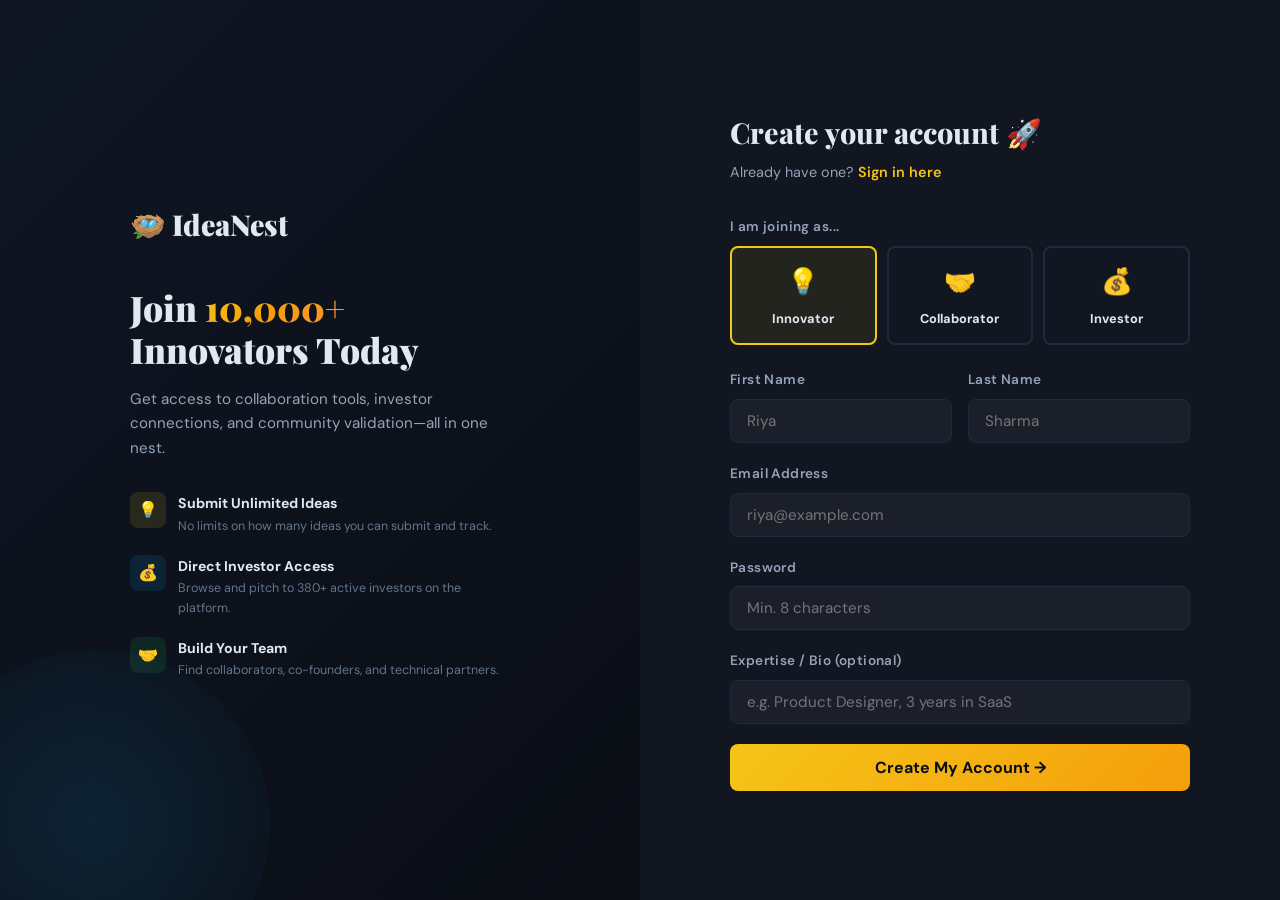
<file: pages/register.html>
<!DOCTYPE html>
<html lang="en">
<head>
  <meta charset="UTF-8"/>
  <meta name="viewport" content="width=device-width, initial-scale=1.0"/>
  <title>Register – IdeaNest</title>
  <link rel="stylesheet" href="../css/style.css"/>
  <link href="https://fonts.googleapis.com/css2?family=Playfair+Display:wght@700;900&family=DM+Sans:wght@300;400;500;600&display=swap" rel="stylesheet"/>
  <link rel="stylesheet" href="https://cdnjs.cloudflare.com/ajax/libs/font-awesome/6.5.0/css/all.min.css"/>
  <style>
    .auth-layout { display: grid; grid-template-columns: 1fr 1fr; min-height: 100vh; }
    .auth-right { display: flex; align-items: center; justify-content: center; padding: 40px; background: var(--clr-surface); }
    .auth-form-box { width: 100%; max-width: 460px; }
    .auth-form-box h2 { font-family: var(--font-display); font-size: 1.8rem; font-weight: 800; margin-bottom: 6px; }
    .auth-form-box p.sub  { color: var(--clr-soft); font-size: 0.9rem; margin-bottom: 32px; }
    .auth-form-box p.sub a { color: var(--clr-gold); font-weight: 600; }
    .role-selector { display: grid; grid-template-columns: repeat(3,1fr); gap: 10px; margin-bottom: 24px; }
    .role-card { border: 2px solid var(--clr-border); border-radius: var(--radius-sm); padding: 14px 10px; text-align: center; cursor: pointer; transition: var(--transition); }
    .role-card:hover { border-color: rgba(245,197,24,0.4); }
    .role-card.selected { border-color: var(--clr-gold); background: rgba(245,197,24,0.08); }
    .role-card .role-emoji { font-size: 1.6rem; margin-bottom: 6px; }
    .role-card .role-name  { font-size: 0.8rem; font-weight: 700; }
    .row-2 { display: grid; grid-template-columns: 1fr 1fr; gap: 16px; }
    .form-submit { width: 100%; padding: 13px; background: linear-gradient(135deg, var(--clr-gold), var(--clr-amber)); color: #0a0d14; border: none; border-radius: var(--radius-sm); font-family: var(--font-body); font-weight: 700; font-size: 1rem; cursor: pointer; transition: var(--transition); }
    .form-submit:hover { opacity: 0.88; transform: translateY(-1px); }
    .auth-left { background: linear-gradient(135deg, #0f1624 0%, #0a0d14 100%); display: flex; flex-direction: column; justify-content: center; align-items: center; padding: 60px; position: relative; overflow: hidden; }
    .auth-left::before { content:''; position:absolute; bottom:-100px; left:-80px; width:350px; height:350px; border-radius:50%; background:radial-gradient(circle, rgba(14,165,233,0.12), transparent); }
    .auth-left-content { position:relative;z-index:1;max-width:380px;width:100%; }
    .auth-logo { font-family: var(--font-display); font-size: 1.8rem; font-weight: 900; margin-bottom: 40px; }
    .auth-heading { font-family: var(--font-display); font-size: 2.2rem; font-weight: 900; line-height: 1.2; margin-bottom: 16px; }
    .auth-sub { color: var(--clr-soft); font-size: 0.95rem; line-height: 1.6; margin-bottom: 32px; }
    .perk { display: flex; align-items: flex-start; gap: 12px; margin-bottom: 18px; }
    .perk-icon { width: 36px; height: 36px; border-radius: 8px; display: flex; align-items: center; justify-content: center; font-size: 1rem; flex-shrink:0; }
    .perk-text h4 { font-size: 0.88rem; font-weight: 700; margin-bottom: 2px; }
    .perk-text p  { font-size: 0.78rem; color: var(--clr-muted); }
    @media (max-width: 768px) { .auth-layout { grid-template-columns: 1fr; } .auth-left { display: none; } }
  </style>
</head>
<body>
<div class="auth-layout">
  <!-- Left branding -->
  <div class="auth-left">
    <div class="auth-left-content">
      <div class="auth-logo">🪺 IdeaNest</div>
      <h1 class="auth-heading">Join <span class="gradient-text">10,000+</span> Innovators Today</h1>
      <p class="auth-sub">Get access to collaboration tools, investor connections, and community validation—all in one nest.</p>
      <div class="perk">
        <div class="perk-icon" style="background:rgba(245,197,24,0.12)">💡</div>
        <div class="perk-text"><h4>Submit Unlimited Ideas</h4><p>No limits on how many ideas you can submit and track.</p></div>
      </div>
      <div class="perk">
        <div class="perk-icon" style="background:rgba(14,165,233,0.12)">💰</div>
        <div class="perk-text"><h4>Direct Investor Access</h4><p>Browse and pitch to 380+ active investors on the platform.</p></div>
      </div>
      <div class="perk">
        <div class="perk-icon" style="background:rgba(34,197,94,0.12)">🤝</div>
        <div class="perk-text"><h4>Build Your Team</h4><p>Find collaborators, co-founders, and technical partners.</p></div>
      </div>
    </div>
  </div>

  <!-- Right form -->
  <div class="auth-right">
    <div class="auth-form-box">
      <h2>Create your account 🚀</h2>
      <p class="sub">Already have one? <a href="login.html">Sign in here</a></p>

      <div id="registerAlert"></div>

      <!-- Role selector -->
      <div style="margin-bottom:16px">
        <div class="form-label">I am joining as...</div>
        <div class="role-selector">
          <div class="role-card selected" onclick="selectRole('innovator', this)">
            <div class="role-emoji">💡</div>
            <div class="role-name">Innovator</div>
          </div>
          <div class="role-card" onclick="selectRole('collaborator', this)">
            <div class="role-emoji">🤝</div>
            <div class="role-name">Collaborator</div>
          </div>
          <div class="role-card" onclick="selectRole('investor', this)">
            <div class="role-emoji">💰</div>
            <div class="role-name">Investor</div>
          </div>
        </div>
      </div>
      <input type="hidden" id="selectedRole" value="innovator"/>

      <div class="row-2">
        <div class="form-group">
          <label class="form-label">First Name</label>
          <input type="text" id="firstName" class="form-input" placeholder="Riya"/>
        </div>
        <div class="form-group">
          <label class="form-label">Last Name</label>
          <input type="text" id="lastName" class="form-input" placeholder="Sharma"/>
        </div>
      </div>
      <div class="form-group">
        <label class="form-label">Email Address</label>
        <input type="email" id="regEmail" class="form-input" placeholder="riya@example.com"/>
      </div>
      <div class="form-group">
        <label class="form-label">Password</label>
        <input type="password" id="regPassword" class="form-input" placeholder="Min. 8 characters"/>
      </div>
      <div class="form-group">
        <label class="form-label">Expertise / Bio (optional)</label>
        <input type="text" id="regBio" class="form-input" placeholder="e.g. Product Designer, 3 years in SaaS"/>
      </div>
      <button class="form-submit" onclick="handleRegister()">Create My Account →</button>
    </div>
  </div>
</div>
<script src="../js/auth.js"></script>
</body>
</html>
</file>
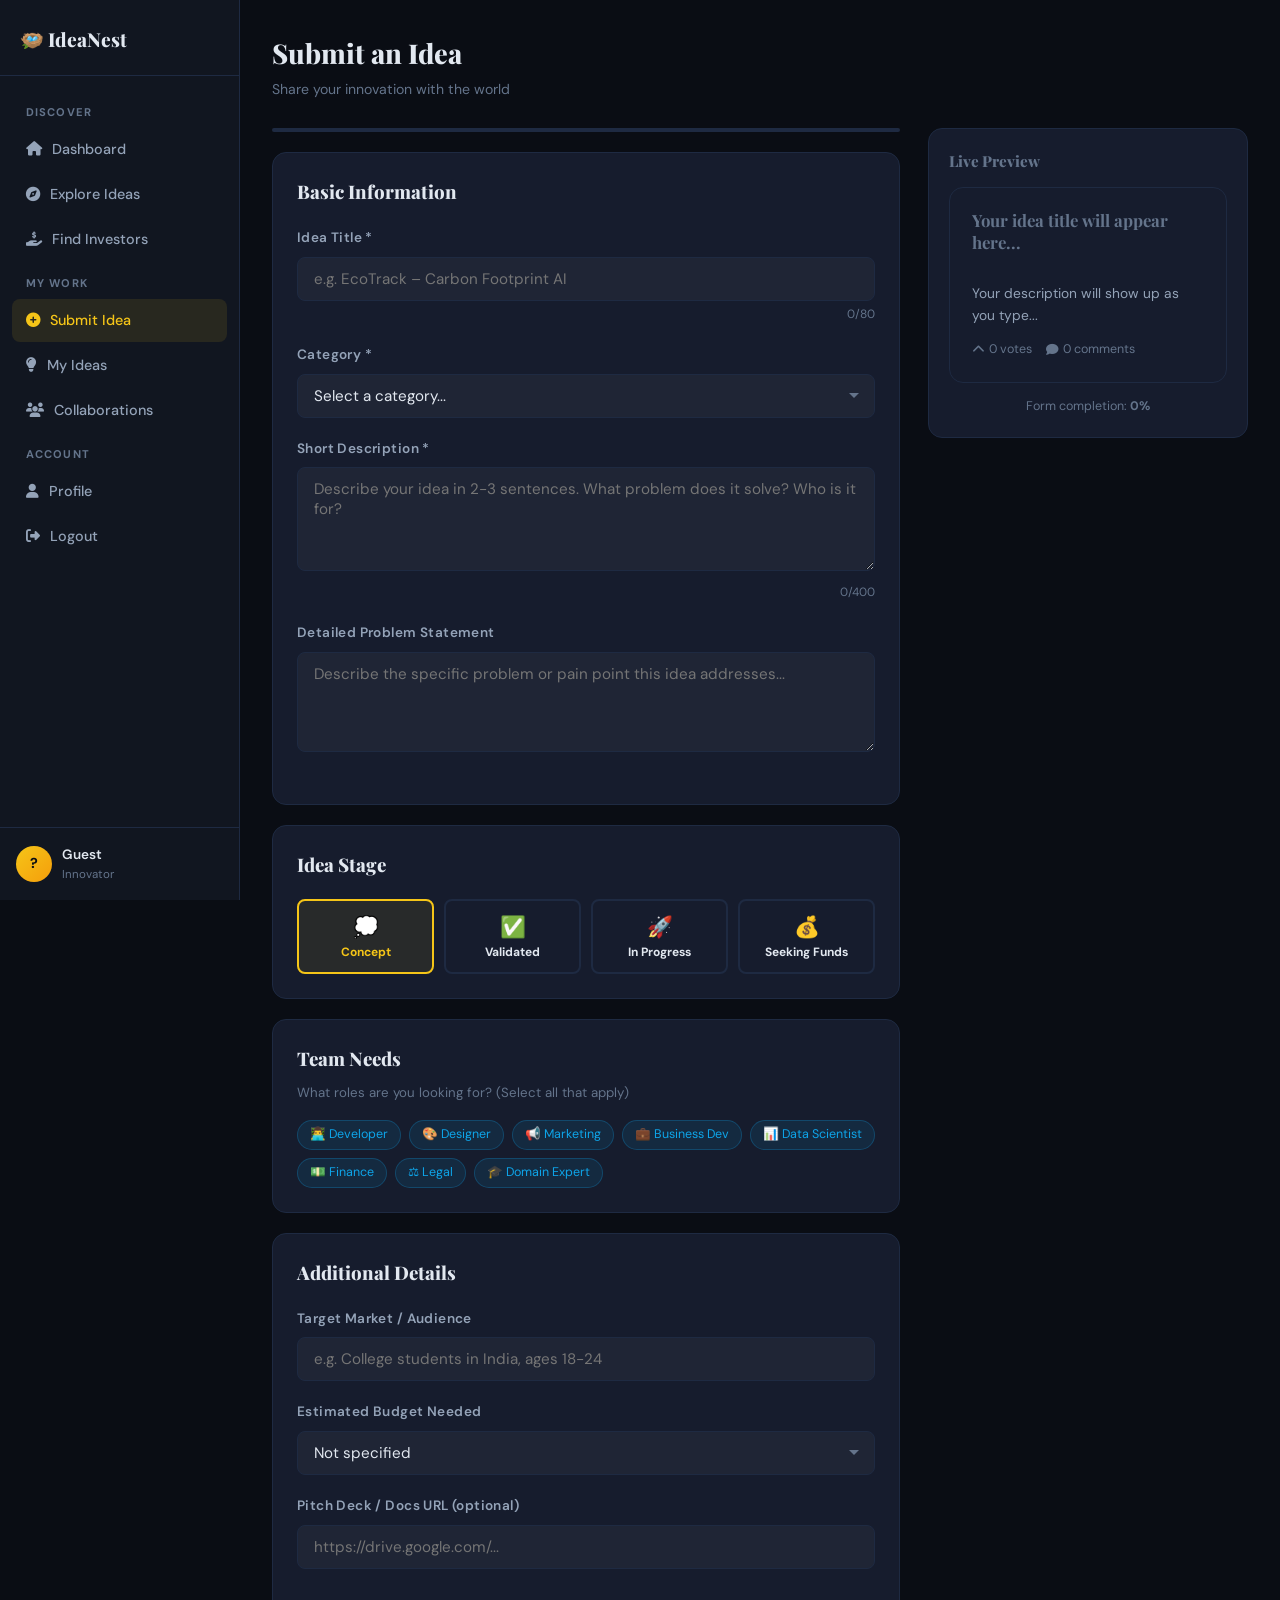
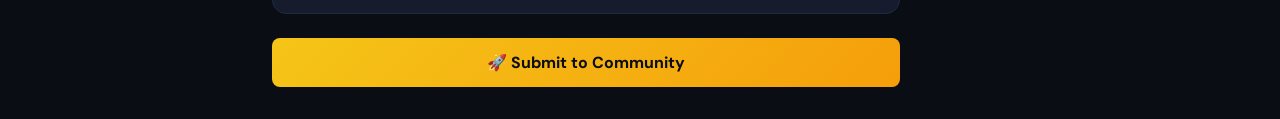
<file: pages/submit-idea.html>
<!DOCTYPE html>
<html lang="en">
<head>
  <meta charset="UTF-8"/>
  <meta name="viewport" content="width=device-width, initial-scale=1.0"/>
  <title>Submit Idea – IdeaNest</title>
  <link rel="stylesheet" href="../css/style.css"/>
  <link rel="stylesheet" href="../css/app.css"/>
  <link href="https://fonts.googleapis.com/css2?family=Playfair+Display:wght@700;900&family=DM+Sans:wght@300;400;500;600&display=swap" rel="stylesheet"/>
  <link rel="stylesheet" href="https://cdnjs.cloudflare.com/ajax/libs/font-awesome/6.5.0/css/all.min.css"/>
  <style>
    .submit-layout { display: grid; grid-template-columns: 1fr 320px; gap: 28px; align-items: start; }
    .char-count { font-size: 0.75rem; color: var(--clr-muted); text-align: right; margin-top: 4px; }
    .stage-selector { display: grid; grid-template-columns: repeat(4,1fr); gap: 10px; }
    .stage-btn { border: 2px solid var(--clr-border); border-radius: var(--radius-sm); padding: 12px 8px; text-align: center; cursor: pointer; transition: var(--transition); background: transparent; color: var(--clr-text); font-family: var(--font-body); }
    .stage-btn.selected { border-color: var(--clr-gold); background: rgba(245,197,24,0.08); color: var(--clr-gold); }
    .stage-btn:hover { border-color: rgba(245,197,24,0.4); }
    .stage-btn .s-icon { font-size: 1.3rem; margin-bottom: 4px; }
    .stage-btn .s-name { font-size: 0.75rem; font-weight: 700; }
    .skill-chips { display: flex; flex-wrap: wrap; gap: 8px; margin-top: 8px; }
    .skill-chip { display: flex; align-items: center; gap: 6px; background: rgba(14,165,233,0.1); border: 1px solid rgba(14,165,233,0.25); border-radius: 99px; padding: 4px 12px; font-size: 0.78rem; color: var(--clr-teal); cursor: pointer; }
    .skill-chip.selected { background: rgba(14,165,233,0.2); }
    .skill-chip:hover { background: rgba(14,165,233,0.18); }
    .submit-btn { width: 100%; padding: 14px; background: linear-gradient(135deg, var(--clr-gold), var(--clr-amber)); color: #0a0d14; border: none; border-radius: var(--radius-sm); font-family: var(--font-body); font-weight: 700; font-size: 1rem; cursor: pointer; transition: var(--transition); }
    .submit-btn:hover { opacity: 0.88; transform: translateY(-1px); }
    .preview-card { background: var(--clr-card); border: 1px solid var(--clr-border); border-radius: var(--radius); padding: 20px; position: sticky; top: 20px; }
    .progress-bar { height: 4px; background: var(--clr-border); border-radius: 99px; margin-bottom: 20px; overflow: hidden; }
    .progress-fill { height: 100%; background: linear-gradient(90deg, var(--clr-gold), var(--clr-amber)); border-radius: 99px; transition: width 0.3s ease; }
    @media (max-width: 900px) { .submit-layout { grid-template-columns: 1fr; } .stage-selector { grid-template-columns: 1fr 1fr; } }
  </style>
</head>
<body>
<div class="app-layout">
  <aside class="sidebar">
    <div class="sidebar-logo">🪺 IdeaNest</div>
    <nav class="sidebar-nav">
      <div class="nav-section">Discover</div>
      <a href="dashboard.html"><i class="fas fa-home"></i> Dashboard</a>
      <a href="explore.html"><i class="fas fa-compass"></i> Explore Ideas</a>
      <a href="investors.html"><i class="fas fa-hand-holding-usd"></i> Find Investors</a>
      <div class="nav-section">My Work</div>
      <a href="submit-idea.html" class="active"><i class="fas fa-plus-circle"></i> Submit Idea</a>
      <a href="my-ideas.html"><i class="fas fa-lightbulb"></i> My Ideas</a>
      <a href="collaborations.html"><i class="fas fa-users"></i> Collaborations</a>
      <div class="nav-section">Account</div>
      <a href="profile.html"><i class="fas fa-user"></i> Profile</a>
      <a href="../index.html" onclick="logout()"><i class="fas fa-sign-out-alt"></i> Logout</a>
    </nav>
    <div class="sidebar-footer">
      <div class="sidebar-user">
        <div class="user-avatar" id="sidebarAvatar">?</div>
        <div class="user-info">
          <div class="user-name" id="sidebarName">Guest</div>
          <div class="user-role" id="sidebarRole">Innovator</div>
        </div>
      </div>
    </div>
  </aside>

  <main class="main-content">
    <div class="app-topbar">
      <div>
        <div class="app-topbar-title">Submit an Idea</div>
        <div style="color:var(--clr-muted);font-size:0.88rem;margin-top:2px">Share your innovation with the world</div>
      </div>
    </div>

    <div id="submitAlert"></div>

    <div class="submit-layout">
      <!-- Form -->
      <div>
        <div class="progress-bar"><div class="progress-fill" id="progressFill" style="width:0%"></div></div>

        <div class="card" style="margin-bottom:20px">
          <h3 style="font-family:var(--font-display);font-weight:800;margin-bottom:20px">Basic Information</h3>
          <div class="form-group">
            <label class="form-label">Idea Title *</label>
            <input type="text" id="ideaTitle" class="form-input" placeholder="e.g. EcoTrack – Carbon Footprint AI" maxlength="80" oninput="updatePreview();updateProgress()"/>
            <div class="char-count"><span id="titleCount">0</span>/80</div>
          </div>
          <div class="form-group">
            <label class="form-label">Category *</label>
            <select id="ideaCategory" class="form-select" onchange="updatePreview();updateProgress()">
              <option value="">Select a category...</option>
              <option value="startup">🌱 Startup / General</option>
              <option value="edtech">🎓 EdTech</option>
              <option value="health">🏥 HealthTech</option>
              <option value="fintech">💳 Fintech</option>
              <option value="social">🌍 Social Impact</option>
              <option value="other">🔧 Other</option>
            </select>
          </div>
          <div class="form-group">
            <label class="form-label">Short Description *</label>
            <textarea id="ideaDesc" class="form-textarea" placeholder="Describe your idea in 2-3 sentences. What problem does it solve? Who is it for?" maxlength="400" rows="4" oninput="updatePreview();updateProgress()"></textarea>
            <div class="char-count"><span id="descCount">0</span>/400</div>
          </div>
          <div class="form-group">
            <label class="form-label">Detailed Problem Statement</label>
            <textarea id="ideaProblem" class="form-textarea" placeholder="Describe the specific problem or pain point this idea addresses..." rows="3" oninput="updateProgress()"></textarea>
          </div>
        </div>

        <div class="card" style="margin-bottom:20px">
          <h3 style="font-family:var(--font-display);font-weight:800;margin-bottom:20px">Idea Stage</h3>
          <div class="stage-selector" id="stageSelector">
            <button class="stage-btn selected" onclick="selectStage('concept',this)">
              <div class="s-icon">💭</div><div class="s-name">Concept</div>
            </button>
            <button class="stage-btn" onclick="selectStage('validated',this)">
              <div class="s-icon">✅</div><div class="s-name">Validated</div>
            </button>
            <button class="stage-btn" onclick="selectStage('progress',this)">
              <div class="s-icon">🚀</div><div class="s-name">In Progress</div>
            </button>
            <button class="stage-btn" onclick="selectStage('funded',this)">
              <div class="s-icon">💰</div><div class="s-name">Seeking Funds</div>
            </button>
          </div>
          <input type="hidden" id="ideaStage" value="concept"/>
        </div>

        <div class="card" style="margin-bottom:20px">
          <h3 style="font-family:var(--font-display);font-weight:800;margin-bottom:8px">Team Needs</h3>
          <p style="font-size:0.83rem;color:var(--clr-muted);margin-bottom:16px">What roles are you looking for? (Select all that apply)</p>
          <div class="skill-chips" id="skillChips">
            <span class="skill-chip" onclick="toggleSkill(this,'Developer')">👨‍💻 Developer</span>
            <span class="skill-chip" onclick="toggleSkill(this,'Designer')">🎨 Designer</span>
            <span class="skill-chip" onclick="toggleSkill(this,'Marketing')">📢 Marketing</span>
            <span class="skill-chip" onclick="toggleSkill(this,'Business Dev')">💼 Business Dev</span>
            <span class="skill-chip" onclick="toggleSkill(this,'Data Scientist')">📊 Data Scientist</span>
            <span class="skill-chip" onclick="toggleSkill(this,'Finance')">💵 Finance</span>
            <span class="skill-chip" onclick="toggleSkill(this,'Legal')">⚖️ Legal</span>
            <span class="skill-chip" onclick="toggleSkill(this,'Domain Expert')">🎓 Domain Expert</span>
          </div>
        </div>

        <div class="card" style="margin-bottom:24px">
          <h3 style="font-family:var(--font-display);font-weight:800;margin-bottom:20px">Additional Details</h3>
          <div class="form-group">
            <label class="form-label">Target Market / Audience</label>
            <input type="text" id="ideaMarket" class="form-input" placeholder="e.g. College students in India, ages 18-24"/>
          </div>
          <div class="form-group">
            <label class="form-label">Estimated Budget Needed</label>
            <select id="ideaBudget" class="form-select">
              <option value="">Not specified</option>
              <option value="<10k">Less than ₹10L</option>
              <option value="10-50k">₹10L – ₹50L</option>
              <option value="50-200k">₹50L – ₹2Cr</option>
              <option value=">200k">₹2Cr+</option>
            </select>
          </div>
          <div class="form-group">
            <label class="form-label">Pitch Deck / Docs URL (optional)</label>
            <input type="url" id="ideaDoc" class="form-input" placeholder="https://drive.google.com/..."/>
          </div>
        </div>

        <button class="submit-btn" onclick="submitIdea()">
          🚀 Submit to Community
        </button>
      </div>

      <!-- Preview -->
      <div class="preview-card">
        <h4 style="font-family:var(--font-display);font-size:0.95rem;font-weight:800;margin-bottom:14px;color:var(--clr-muted)">Live Preview</h4>
        <div class="idea-card" style="cursor:default">
          <div class="idea-card-header">
            <div class="idea-card-title" id="previewTitle" style="color:var(--clr-muted)">Your idea title will appear here...</div>
          </div>
          <div id="previewTag"></div>
          <div class="idea-card-desc" id="previewDesc">Your description will show up as you type...</div>
          <div class="idea-card-meta">
            <div class="idea-meta-info">
              <span class="meta-item"><i class="fas fa-chevron-up"></i> 0 votes</span>
              <span class="meta-item"><i class="fas fa-comment"></i> 0 comments</span>
            </div>
          </div>
        </div>
        <div style="margin-top:14px;font-size:0.78rem;color:var(--clr-muted);text-align:center">
          Form completion: <strong id="progressText">0%</strong>
        </div>
      </div>
    </div>
  </main>
</div>

<div class="toast-container" id="toastContainer"></div>
<script src="../js/data.js"></script>
<script src="../js/app.js"></script>
<script src="../js/submit.js"></script>
</body>
</html>
</file>
<file: css/style.css>
/* ============================================================
   IdeaNest – Global Styles
   ============================================================ */

*, *::before, *::after { box-sizing: border-box; margin: 0; padding: 0; }

:root {
  --clr-bg:       #0a0d14;
  --clr-surface:  #111620;
  --clr-card:     #161c2d;
  --clr-border:   #1e2a42;
  --clr-gold:     #f5c518;
  --clr-amber:    #f59e0b;
  --clr-teal:     #0ea5e9;
  --clr-green:    #22c55e;
  --clr-red:      #ef4444;
  --clr-purple:   #a855f7;
  --clr-text:     #e2e8f0;
  --clr-muted:    #64748b;
  --clr-soft:     #94a3b8;
  --radius:       14px;
  --radius-sm:    8px;
  --shadow:       0 4px 24px rgba(0,0,0,0.4);
  --shadow-lg:    0 8px 48px rgba(0,0,0,0.6);
  --font-display: 'Playfair Display', Georgia, serif;
  --font-body:    'DM Sans', system-ui, sans-serif;
  --transition:   0.22s cubic-bezier(0.4,0,0.2,1);
}

html { scroll-behavior: smooth; }

body {
  font-family: var(--font-body);
  background: var(--clr-bg);
  color: var(--clr-text);
  line-height: 1.6;
  min-height: 100vh;
}

a { color: inherit; text-decoration: none; }

img { max-width: 100%; display: block; }

/* Scrollbar */
::-webkit-scrollbar { width: 6px; }
::-webkit-scrollbar-track { background: var(--clr-surface); }
::-webkit-scrollbar-thumb { background: var(--clr-border); border-radius: 99px; }

/* Utility classes */
.gradient-text {
  background: linear-gradient(135deg, var(--clr-gold) 0%, var(--clr-amber) 50%, #fb923c 100%);
  -webkit-background-clip: text;
  -webkit-text-fill-color: transparent;
  background-clip: text;
}

.btn {
  display: inline-flex;
  align-items: center;
  gap: 8px;
  padding: 10px 22px;
  border-radius: var(--radius-sm);
  font-family: var(--font-body);
  font-size: 0.9rem;
  font-weight: 600;
  border: none;
  cursor: pointer;
  transition: var(--transition);
  text-decoration: none;
}

.btn-gold {
  background: linear-gradient(135deg, var(--clr-gold), var(--clr-amber));
  color: #0a0d14;
}
.btn-gold:hover { opacity: 0.88; transform: translateY(-1px); }

.btn-outline {
  background: transparent;
  border: 1.5px solid var(--clr-border);
  color: var(--clr-text);
}
.btn-outline:hover { border-color: var(--clr-gold); color: var(--clr-gold); }

.btn-ghost {
  background: rgba(255,255,255,0.06);
  color: var(--clr-text);
}
.btn-ghost:hover { background: rgba(255,255,255,0.1); }

/* Tags */
.tag {
  display: inline-block;
  padding: 3px 10px;
  border-radius: 99px;
  font-size: 0.72rem;
  font-weight: 600;
  letter-spacing: 0.04em;
  text-transform: uppercase;
}
.tag-startup  { background: rgba(245,197,24,0.15);  color: var(--clr-gold); }
.tag-edtech   { background: rgba(14,165,233,0.15);  color: var(--clr-teal); }
.tag-health   { background: rgba(34,197,94,0.15);   color: var(--clr-green); }
.tag-fintech  { background: rgba(168,85,247,0.15);  color: var(--clr-purple); }
.tag-social   { background: rgba(239,68,68,0.15);   color: var(--clr-red); }
.tag-other    { background: rgba(100,116,139,0.15); color: var(--clr-soft); }

/* Status badges */
.status {
  display: inline-block;
  padding: 2px 10px;
  border-radius: 99px;
  font-size: 0.72rem;
  font-weight: 700;
  letter-spacing: 0.05em;
}
.status-concept    { background: rgba(100,116,139,0.2); color: var(--clr-soft); }
.status-validated  { background: rgba(34,197,94,0.15);  color: var(--clr-green); }
.status-progress   { background: rgba(245,159,11,0.15); color: var(--clr-amber); }
.status-funded     { background: rgba(14,165,233,0.15); color: var(--clr-teal); }
.status-launched   { background: rgba(168,85,247,0.2);  color: var(--clr-purple); }

/* Card base */
.card {
  background: var(--clr-card);
  border: 1px solid var(--clr-border);
  border-radius: var(--radius);
  padding: 24px;
  transition: var(--transition);
}
.card:hover { border-color: rgba(245,197,24,0.3); box-shadow: 0 0 0 1px rgba(245,197,24,0.1), var(--shadow); }

/* Form elements */
.form-group { margin-bottom: 20px; }
.form-label { display: block; font-size: 0.85rem; font-weight: 600; color: var(--clr-soft); margin-bottom: 8px; letter-spacing: 0.03em; }
.form-input, .form-select, .form-textarea {
  width: 100%;
  background: rgba(255,255,255,0.04);
  border: 1.5px solid var(--clr-border);
  border-radius: var(--radius-sm);
  color: var(--clr-text);
  font-family: var(--font-body);
  font-size: 0.95rem;
  padding: 11px 16px;
  transition: var(--transition);
  outline: none;
}
.form-input:focus, .form-select:focus, .form-textarea:focus {
  border-color: var(--clr-gold);
  background: rgba(245,197,24,0.04);
}
.form-textarea { resize: vertical; min-height: 100px; }
.form-select { appearance: none; background-image: url("data:image/svg+xml,%3Csvg xmlns='http://www.w3.org/2000/svg' width='12' height='12' viewBox='0 0 12 12'%3E%3Cpath fill='%2364748b' d='M6 8L1 3h10z'/%3E%3C/svg%3E"); background-repeat: no-repeat; background-position: right 14px center; }

/* Alert */
.alert { padding: 12px 16px; border-radius: var(--radius-sm); font-size: 0.88rem; font-weight: 500; margin-bottom: 16px; }
.alert-error   { background: rgba(239,68,68,0.12);  border: 1px solid rgba(239,68,68,0.3);  color: #fca5a5; }
.alert-success { background: rgba(34,197,94,0.12);  border: 1px solid rgba(34,197,94,0.3);  color: #86efac; }
.alert-info    { background: rgba(14,165,233,0.12); border: 1px solid rgba(14,165,233,0.3); color: #7dd3fc; }

/* Toast */
.toast-container { position: fixed; bottom: 24px; right: 24px; z-index: 9999; display: flex; flex-direction: column; gap: 10px; }
.toast {
  background: var(--clr-card);
  border: 1px solid var(--clr-border);
  border-left: 3px solid var(--clr-gold);
  border-radius: var(--radius-sm);
  padding: 14px 20px;
  font-size: 0.88rem;
  font-weight: 500;
  box-shadow: var(--shadow-lg);
  animation: slideInRight 0.3s ease;
  max-width: 320px;
}
@keyframes slideInRight { from { transform: translateX(110%); opacity: 0; } to { transform: translateX(0); opacity: 1; } }

/* Sidebar layout */
.app-layout { display: flex; min-height: 100vh; }
.sidebar {
  width: 240px;
  background: var(--clr-surface);
  border-right: 1px solid var(--clr-border);
  position: fixed;
  top: 0; left: 0;
  height: 100vh;
  display: flex;
  flex-direction: column;
  padding: 0;
  z-index: 100;
}
.sidebar-logo {
  padding: 24px 20px 20px;
  font-size: 1.2rem;
  font-weight: 800;
  font-family: var(--font-display);
  border-bottom: 1px solid var(--clr-border);
}
.sidebar-nav { flex: 1; padding: 16px 12px; overflow-y: auto; }
.sidebar-nav a {
  display: flex;
  align-items: center;
  gap: 10px;
  padding: 10px 14px;
  border-radius: var(--radius-sm);
  font-size: 0.9rem;
  font-weight: 500;
  color: var(--clr-soft);
  transition: var(--transition);
  margin-bottom: 2px;
}
.sidebar-nav a:hover, .sidebar-nav a.active {
  background: rgba(245,197,24,0.1);
  color: var(--clr-gold);
}
.sidebar-nav .nav-section { font-size: 0.7rem; font-weight: 700; letter-spacing: 0.1em; text-transform: uppercase; color: var(--clr-muted); padding: 12px 14px 6px; }
.sidebar-footer { padding: 16px; border-top: 1px solid var(--clr-border); }
.sidebar-user { display: flex; align-items: center; gap: 10px; }
.user-avatar { width: 36px; height: 36px; border-radius: 50%; background: linear-gradient(135deg, var(--clr-gold), var(--clr-amber)); display: flex; align-items: center; justify-content: center; font-weight: 700; font-size: 0.9rem; color: #0a0d14; }
.user-info { flex: 1; min-width: 0; }
.user-name { font-size: 0.85rem; font-weight: 600; white-space: nowrap; overflow: hidden; text-overflow: ellipsis; }
.user-role { font-size: 0.72rem; color: var(--clr-muted); }

.main-content { margin-left: 240px; flex: 1; padding: 32px; min-height: 100vh; }

/* Page header */
.page-header { margin-bottom: 28px; }
.page-header h1 { font-family: var(--font-display); font-size: 2rem; font-weight: 700; }
.page-header p  { color: var(--clr-soft); margin-top: 4px; font-size: 0.95rem; }

/* Grid helpers */
.grid-2 { display: grid; grid-template-columns: 1fr 1fr; gap: 20px; }
.grid-3 { display: grid; grid-template-columns: repeat(3,1fr); gap: 20px; }
.grid-4 { display: grid; grid-template-columns: repeat(4,1fr); gap: 20px; }

/* Responsive */
@media (max-width: 900px) {
  .sidebar { width: 200px; }
  .main-content { margin-left: 200px; padding: 20px; }
  .grid-3, .grid-4 { grid-template-columns: 1fr 1fr; }
}
@media (max-width: 640px) {
  .sidebar { display: none; }
  .main-content { margin-left: 0; padding: 16px; }
  .grid-2, .grid-3, .grid-4 { grid-template-columns: 1fr; }
}
</file>
<file: css/landing.css>
/* ============================================================
   IdeaNest – Landing Page Styles
   ============================================================ */

.landing-body { overflow-x: hidden; }

/* BG Orbs */
.bg-orbs { position: fixed; inset: 0; pointer-events: none; z-index: 0; overflow: hidden; }
.orb {
  position: absolute;
  border-radius: 50%;
  filter: blur(80px);
  opacity: 0.18;
  animation: drift 12s ease-in-out infinite alternate;
}
.orb1 { width: 500px; height: 500px; background: radial-gradient(circle, #f5c518, #f59e0b); top: -100px; right: -80px; animation-delay: 0s; }
.orb2 { width: 400px; height: 400px; background: radial-gradient(circle, #0ea5e9, #6366f1); bottom: 20%; left: -100px; animation-delay: -4s; }
.orb3 { width: 300px; height: 300px; background: radial-gradient(circle, #22c55e, #0ea5e9); top: 50%; right: 20%; animation-delay: -8s; }
@keyframes drift { from { transform: translate(0,0) scale(1); } to { transform: translate(40px, 60px) scale(1.1); } }

/* Navbar */
.navbar {
  position: fixed; top: 0; left: 0; right: 0; z-index: 999;
  display: flex; align-items: center; justify-content: space-between;
  padding: 16px 48px;
  background: rgba(10,13,20,0.8);
  backdrop-filter: blur(16px);
  border-bottom: 1px solid rgba(255,255,255,0.06);
}
.nav-logo { display: flex; align-items: center; gap: 10px; font-family: var(--font-display); font-size: 1.4rem; font-weight: 900; }
.logo-icon { font-size: 1.6rem; }
.nav-links { display: flex; align-items: center; gap: 20px; }
.nav-links a { font-size: 0.9rem; color: var(--clr-soft); font-weight: 500; transition: var(--transition); }
.nav-links a:hover { color: var(--clr-text); }
.btn-nav { padding: 8px 18px; border-radius: var(--radius-sm); border: 1.5px solid var(--clr-border); font-weight: 600; font-size: 0.88rem; transition: var(--transition); }
.btn-nav:hover { border-color: var(--clr-gold); color: var(--clr-gold); }
.btn-primary { background: linear-gradient(135deg, var(--clr-gold), var(--clr-amber)); color: #0a0d14 !important; border-color: transparent !important; }
.btn-primary:hover { opacity: 0.88; transform: translateY(-1px); }

/* Hero */
.hero {
  position: relative; z-index: 1;
  min-height: 100vh;
  display: grid;
  grid-template-columns: 1fr 1fr;
  align-items: center;
  gap: 60px;
  padding: 120px 80px 80px;
  max-width: 1400px;
  margin: 0 auto;
}
.hero-badge {
  display: inline-block;
  padding: 6px 16px;
  border-radius: 99px;
  background: rgba(245,197,24,0.1);
  border: 1px solid rgba(245,197,24,0.25);
  color: var(--clr-gold);
  font-size: 0.82rem;
  font-weight: 600;
  letter-spacing: 0.04em;
  margin-bottom: 20px;
  animation: fadeUp 0.6s ease both;
}
.hero-title {
  font-family: var(--font-display);
  font-size: clamp(2.8rem, 5vw, 4.5rem);
  font-weight: 900;
  line-height: 1.1;
  margin-bottom: 20px;
  animation: fadeUp 0.6s 0.1s ease both;
}
.hero-subtitle {
  font-size: 1.1rem;
  color: var(--clr-soft);
  max-width: 480px;
  margin-bottom: 36px;
  animation: fadeUp 0.6s 0.2s ease both;
}
.hero-cta { display: flex; gap: 14px; align-items: center; margin-bottom: 44px; animation: fadeUp 0.6s 0.3s ease both; }
.btn-hero-primary {
  display: inline-flex; align-items: center; gap: 8px;
  background: linear-gradient(135deg, var(--clr-gold), var(--clr-amber));
  color: #0a0d14;
  padding: 14px 28px;
  border-radius: var(--radius-sm);
  font-weight: 700;
  font-size: 0.95rem;
  transition: var(--transition);
}
.btn-hero-primary:hover { transform: translateY(-2px); box-shadow: 0 8px 24px rgba(245,197,24,0.3); }
.btn-hero-secondary {
  padding: 14px 28px;
  border-radius: var(--radius-sm);
  border: 1.5px solid var(--clr-border);
  font-weight: 600;
  font-size: 0.95rem;
  color: var(--clr-soft);
  transition: var(--transition);
}
.btn-hero-secondary:hover { border-color: var(--clr-gold); color: var(--clr-gold); }

.hero-stats { display: flex; align-items: center; gap: 24px; animation: fadeUp 0.6s 0.4s ease both; }
.stat { display: flex; flex-direction: column; }
.stat strong { font-size: 1.4rem; font-weight: 800; font-family: var(--font-display); }
.stat span { font-size: 0.78rem; color: var(--clr-muted); font-weight: 500; margin-top: 2px; }
.stat-divider { width: 1px; height: 36px; background: var(--clr-border); }

/* Hero visual floating cards */
.hero-visual { position: relative; height: 480px; animation: fadeUp 0.8s 0.2s ease both; }
.idea-card-float {
  position: absolute;
  background: var(--clr-card);
  border: 1px solid var(--clr-border);
  border-radius: var(--radius);
  padding: 18px 20px;
  width: 280px;
  box-shadow: var(--shadow-lg);
  animation: float 6s ease-in-out infinite;
}
.card-a { top: 20px;  left: 10%;  animation-delay: 0s;   border-top: 2px solid var(--clr-gold); }
.card-b { top: 160px; right: 0%;  animation-delay: -2s;  border-top: 2px solid var(--clr-teal); }
.card-c { bottom: 40px; left: 20%; animation-delay: -4s; border-top: 2px solid var(--clr-green); }
@keyframes float { 0%,100% { transform: translateY(0px); } 50% { transform: translateY(-14px); } }
.card-tag { font-size: 0.75rem; font-weight: 700; color: var(--clr-muted); margin-bottom: 8px; }
.card-title { font-size: 0.92rem; font-weight: 600; margin-bottom: 10px; line-height: 1.4; }
.card-meta { font-size: 0.78rem; color: var(--clr-muted); }

@keyframes fadeUp { from { opacity: 0; transform: translateY(24px); } to { opacity: 1; transform: translateY(0); } }

/* Sections */
.features, .how-it-works {
  position: relative; z-index: 1;
  padding: 100px 80px;
  max-width: 1400px;
  margin: 0 auto;
  text-align: center;
}
.section-label { font-size: 0.75rem; font-weight: 700; letter-spacing: 0.12em; text-transform: uppercase; color: var(--clr-gold); margin-bottom: 12px; }
.section-title { font-family: var(--font-display); font-size: clamp(2rem, 3vw, 2.8rem); font-weight: 900; margin-bottom: 50px; }

.features-grid { display: grid; grid-template-columns: repeat(3,1fr); gap: 24px; text-align: left; }
.feature-card {
  background: var(--clr-card);
  border: 1px solid var(--clr-border);
  border-radius: var(--radius);
  padding: 28px;
  transition: var(--transition);
}
.feature-card:hover { border-color: rgba(245,197,24,0.3); transform: translateY(-4px); box-shadow: 0 12px 40px rgba(0,0,0,0.4); }
.feat-icon { font-size: 2rem; margin-bottom: 16px; }
.feature-card h3 { font-family: var(--font-display); font-size: 1.2rem; font-weight: 700; margin-bottom: 10px; }
.feature-card p  { font-size: 0.9rem; color: var(--clr-soft); line-height: 1.65; }

.steps { display: flex; align-items: flex-start; justify-content: center; gap: 0; flex-wrap: wrap; }
.step { flex: 1; min-width: 180px; max-width: 220px; text-align: center; padding: 20px; }
.step-num { font-family: var(--font-display); font-size: 2.8rem; font-weight: 900; color: rgba(245,197,24,0.2); line-height: 1; margin-bottom: 14px; }
.step h3 { font-size: 1rem; font-weight: 700; margin-bottom: 8px; }
.step p  { font-size: 0.85rem; color: var(--clr-soft); line-height: 1.6; }
.step-arrow { font-size: 1.5rem; color: var(--clr-border); padding-top: 40px; flex-shrink: 0; }

/* Footer */
.footer {
  position: relative; z-index: 1;
  background: var(--clr-surface);
  border-top: 1px solid var(--clr-border);
  text-align: center;
  padding: 40px;
}
.footer-logo { font-family: var(--font-display); font-size: 1.3rem; font-weight: 900; margin-bottom: 8px; }
.footer p { color: var(--clr-muted); font-size: 0.85rem; margin-bottom: 16px; }
.footer-links { display: flex; justify-content: center; gap: 20px; }
.footer-links a { font-size: 0.85rem; color: var(--clr-muted); transition: var(--transition); }
.footer-links a:hover { color: var(--clr-gold); }

@media (max-width: 1024px) {
  .hero { grid-template-columns: 1fr; padding: 120px 40px 80px; }
  .hero-visual { display: none; }
  .features-grid { grid-template-columns: 1fr 1fr; }
  .features, .how-it-works { padding: 80px 40px; }
}
@media (max-width: 640px) {
  .navbar { padding: 14px 20px; }
  .nav-links a:not(.btn-nav) { display: none; }
  .features-grid { grid-template-columns: 1fr; }
  .steps { flex-direction: column; align-items: center; }
  .step-arrow { transform: rotate(90deg); padding: 0; }
}
</file>
<file: css/app.css>
/* ============================================================
   IdeaNest – Dashboard / App Pages CSS
   ============================================================ */

/* Stats cards */
.stats-grid { display: grid; grid-template-columns: repeat(4,1fr); gap: 16px; margin-bottom: 28px; }
.stat-card {
  background: var(--clr-card);
  border: 1px solid var(--clr-border);
  border-radius: var(--radius);
  padding: 20px 24px;
  display: flex;
  align-items: center;
  gap: 16px;
  transition: var(--transition);
}
.stat-card:hover { border-color: rgba(245,197,24,0.2); }
.stat-card-icon { width: 46px; height: 46px; border-radius: 12px; display: flex; align-items: center; justify-content: center; font-size: 1.3rem; flex-shrink: 0; }
.icon-gold   { background: rgba(245,197,24,0.12); }
.icon-teal   { background: rgba(14,165,233,0.12); }
.icon-green  { background: rgba(34,197,94,0.12); }
.icon-purple { background: rgba(168,85,247,0.12); }
.stat-card-info { flex: 1; }
.stat-card-num { font-family: var(--font-display); font-size: 1.7rem; font-weight: 800; line-height: 1; }
.stat-card-label { font-size: 0.78rem; color: var(--clr-muted); margin-top: 3px; font-weight: 500; }

/* Idea cards */
.ideas-grid { display: grid; grid-template-columns: repeat(auto-fill, minmax(320px, 1fr)); gap: 20px; }
.idea-card {
  background: var(--clr-card);
  border: 1px solid var(--clr-border);
  border-radius: var(--radius);
  padding: 22px;
  transition: var(--transition);
  display: flex;
  flex-direction: column;
  gap: 14px;
  position: relative;
  overflow: hidden;
}
.idea-card::before {
  content: '';
  position: absolute;
  top: 0; left: 0; right: 0;
  height: 2px;
  background: linear-gradient(90deg, var(--clr-gold), var(--clr-amber));
  opacity: 0;
  transition: var(--transition);
}
.idea-card:hover { border-color: rgba(245,197,24,0.25); transform: translateY(-3px); box-shadow: var(--shadow); }
.idea-card:hover::before { opacity: 1; }
.idea-card-header { display: flex; align-items: flex-start; justify-content: space-between; gap: 10px; }
.idea-card-title { font-family: var(--font-display); font-size: 1.05rem; font-weight: 700; line-height: 1.3; }
.idea-card-desc  { font-size: 0.86rem; color: var(--clr-soft); line-height: 1.6; flex: 1; }
.idea-card-meta { display: flex; align-items: center; justify-content: space-between; flex-wrap: wrap; gap: 8px; }
.idea-meta-info { display: flex; gap: 14px; }
.meta-item { display: flex; align-items: center; gap: 5px; font-size: 0.78rem; color: var(--clr-muted); }
.idea-card-actions { display: flex; gap: 8px; align-items: center; }
.vote-btn {
  display: flex; align-items: center; gap: 5px;
  background: rgba(245,197,24,0.08);
  border: 1px solid rgba(245,197,24,0.2);
  color: var(--clr-gold);
  padding: 6px 12px;
  border-radius: var(--radius-sm);
  font-size: 0.82rem;
  font-weight: 600;
  cursor: pointer;
  transition: var(--transition);
  font-family: var(--font-body);
}
.vote-btn:hover, .vote-btn.voted { background: rgba(245,197,24,0.18); }
.action-btn {
  width: 32px; height: 32px;
  display: flex; align-items: center; justify-content: center;
  border-radius: var(--radius-sm);
  background: rgba(255,255,255,0.04);
  border: 1px solid var(--clr-border);
  color: var(--clr-muted);
  cursor: pointer;
  transition: var(--transition);
  font-size: 0.85rem;
}
.action-btn:hover { color: var(--clr-text); border-color: var(--clr-soft); }

/* Author chip */
.author-chip { display: flex; align-items: center; gap: 8px; }
.author-avatar { width: 26px; height: 26px; border-radius: 50%; display: flex; align-items: center; justify-content: center; font-size: 0.7rem; font-weight: 700; color: #0a0d14; background: linear-gradient(135deg, var(--clr-teal), #6366f1); }
.author-name { font-size: 0.78rem; color: var(--clr-soft); }

/* Filters bar */
.filters-bar { display: flex; align-items: center; gap: 12px; margin-bottom: 24px; flex-wrap: wrap; }
.filter-pill {
  padding: 7px 16px;
  border-radius: 99px;
  font-size: 0.82rem;
  font-weight: 600;
  border: 1.5px solid var(--clr-border);
  background: transparent;
  color: var(--clr-soft);
  cursor: pointer;
  transition: var(--transition);
  font-family: var(--font-body);
}
.filter-pill:hover, .filter-pill.active { border-color: var(--clr-gold); color: var(--clr-gold); background: rgba(245,197,24,0.08); }
.search-bar {
  flex: 1; max-width: 320px;
  display: flex; align-items: center; gap: 8px;
  background: var(--clr-card);
  border: 1.5px solid var(--clr-border);
  border-radius: var(--radius-sm);
  padding: 7px 14px;
}
.search-bar input { flex: 1; background: none; border: none; outline: none; color: var(--clr-text); font-family: var(--font-body); font-size: 0.88rem; }
.search-bar i { color: var(--clr-muted); font-size: 0.85rem; }

/* Detail modal */
.modal-overlay {
  position: fixed; inset: 0; z-index: 500;
  background: rgba(0,0,0,0.7);
  backdrop-filter: blur(6px);
  display: flex; align-items: center; justify-content: center;
  padding: 20px;
  opacity: 0; pointer-events: none;
  transition: opacity 0.25s ease;
}
.modal-overlay.open { opacity: 1; pointer-events: all; }
.modal-box {
  background: var(--clr-card);
  border: 1px solid var(--clr-border);
  border-radius: 18px;
  max-width: 700px;
  width: 100%;
  max-height: 90vh;
  overflow-y: auto;
  box-shadow: var(--shadow-lg);
  transform: scale(0.95);
  transition: transform 0.25s ease;
}
.modal-overlay.open .modal-box { transform: scale(1); }
.modal-header { padding: 28px 28px 20px; border-bottom: 1px solid var(--clr-border); display: flex; justify-content: space-between; align-items: flex-start; }
.modal-header h2 { font-family: var(--font-display); font-size: 1.4rem; font-weight: 800; flex: 1; padding-right: 20px; }
.modal-close { background: none; border: none; color: var(--clr-muted); font-size: 1.2rem; cursor: pointer; transition: var(--transition); }
.modal-close:hover { color: var(--clr-text); }
.modal-body { padding: 24px 28px; }
.modal-section { margin-bottom: 22px; }
.modal-section h4 { font-size: 0.8rem; font-weight: 700; text-transform: uppercase; letter-spacing: 0.08em; color: var(--clr-muted); margin-bottom: 8px; }
.modal-section p  { font-size: 0.92rem; color: var(--clr-soft); line-height: 1.7; }
.modal-footer { padding: 20px 28px; border-top: 1px solid var(--clr-border); display: flex; gap: 12px; justify-content: flex-end; }

/* Comment thread */
.comment { display: flex; gap: 12px; margin-bottom: 16px; }
.comment-avatar { width: 32px; height: 32px; border-radius: 50%; background: linear-gradient(135deg, #6366f1, #a855f7); display: flex; align-items: center; justify-content: center; font-size: 0.75rem; font-weight: 700; flex-shrink: 0; }
.comment-body { flex: 1; background: rgba(255,255,255,0.03); border: 1px solid var(--clr-border); border-radius: var(--radius-sm); padding: 12px 14px; }
.comment-meta { display: flex; gap: 10px; align-items: center; margin-bottom: 6px; }
.comment-author { font-size: 0.82rem; font-weight: 600; }
.comment-time   { font-size: 0.75rem; color: var(--clr-muted); }
.comment-text   { font-size: 0.86rem; color: var(--clr-soft); line-height: 1.6; }

/* Investor card */
.investor-card {
  background: var(--clr-card);
  border: 1px solid var(--clr-border);
  border-radius: var(--radius);
  padding: 24px;
  display: flex;
  flex-direction: column;
  align-items: center;
  text-align: center;
  gap: 14px;
  transition: var(--transition);
}
.investor-card:hover { border-color: rgba(245,197,24,0.3); transform: translateY(-3px); }
.investor-avatar { width: 64px; height: 64px; border-radius: 50%; background: linear-gradient(135deg, var(--clr-gold), var(--clr-amber)); display: flex; align-items: center; justify-content: center; font-size: 1.4rem; font-weight: 800; color: #0a0d14; }
.investor-name  { font-family: var(--font-display); font-size: 1.05rem; font-weight: 700; }
.investor-firm  { font-size: 0.82rem; color: var(--clr-muted); }
.investor-focus { display: flex; flex-wrap: wrap; gap: 6px; justify-content: center; }
.investor-stat { background: rgba(255,255,255,0.04); border-radius: var(--radius-sm); padding: 8px 14px; text-align: center; }
.investor-stat-num   { font-size: 1.1rem; font-weight: 700; font-family: var(--font-display); }
.investor-stat-label { font-size: 0.72rem; color: var(--clr-muted); }
.investor-stats-row { display: flex; gap: 10px; width: 100%; }

/* Profile page */
.profile-banner { height: 140px; background: linear-gradient(135deg, rgba(245,197,24,0.15), rgba(14,165,233,0.1)); border-radius: var(--radius); margin-bottom: -50px; }
.profile-avatar-wrap { padding: 0 28px; }
.profile-avatar-lg { width: 90px; height: 90px; border-radius: 50%; background: linear-gradient(135deg, var(--clr-gold), var(--clr-amber)); border: 4px solid var(--clr-card); display: flex; align-items: center; justify-content: center; font-size: 2rem; font-weight: 800; color: #0a0d14; }
.profile-info { padding: 14px 28px 28px; }
.profile-name { font-family: var(--font-display); font-size: 1.6rem; font-weight: 800; }
.profile-role { color: var(--clr-muted); font-size: 0.88rem; margin: 4px 0 12px; }
.profile-bio  { color: var(--clr-soft); font-size: 0.9rem; line-height: 1.6; max-width: 520px; }

/* Top header inside app */
.app-topbar { display: flex; align-items: center; justify-content: space-between; margin-bottom: 28px; }
.app-topbar-title { font-family: var(--font-display); font-size: 1.7rem; font-weight: 800; }
.app-topbar-actions { display: flex; gap: 10px; }

/* Trending badge */
.trending-badge { display: inline-flex; align-items: center; gap: 4px; font-size: 0.72rem; font-weight: 700; color: #f97316; background: rgba(249,115,22,0.1); border-radius: 99px; padding: 2px 8px; }

@media (max-width: 1100px) { .stats-grid { grid-template-columns: 1fr 1fr; } }
@media (max-width: 640px)  { .stats-grid { grid-template-columns: 1fr; } }
</file>
